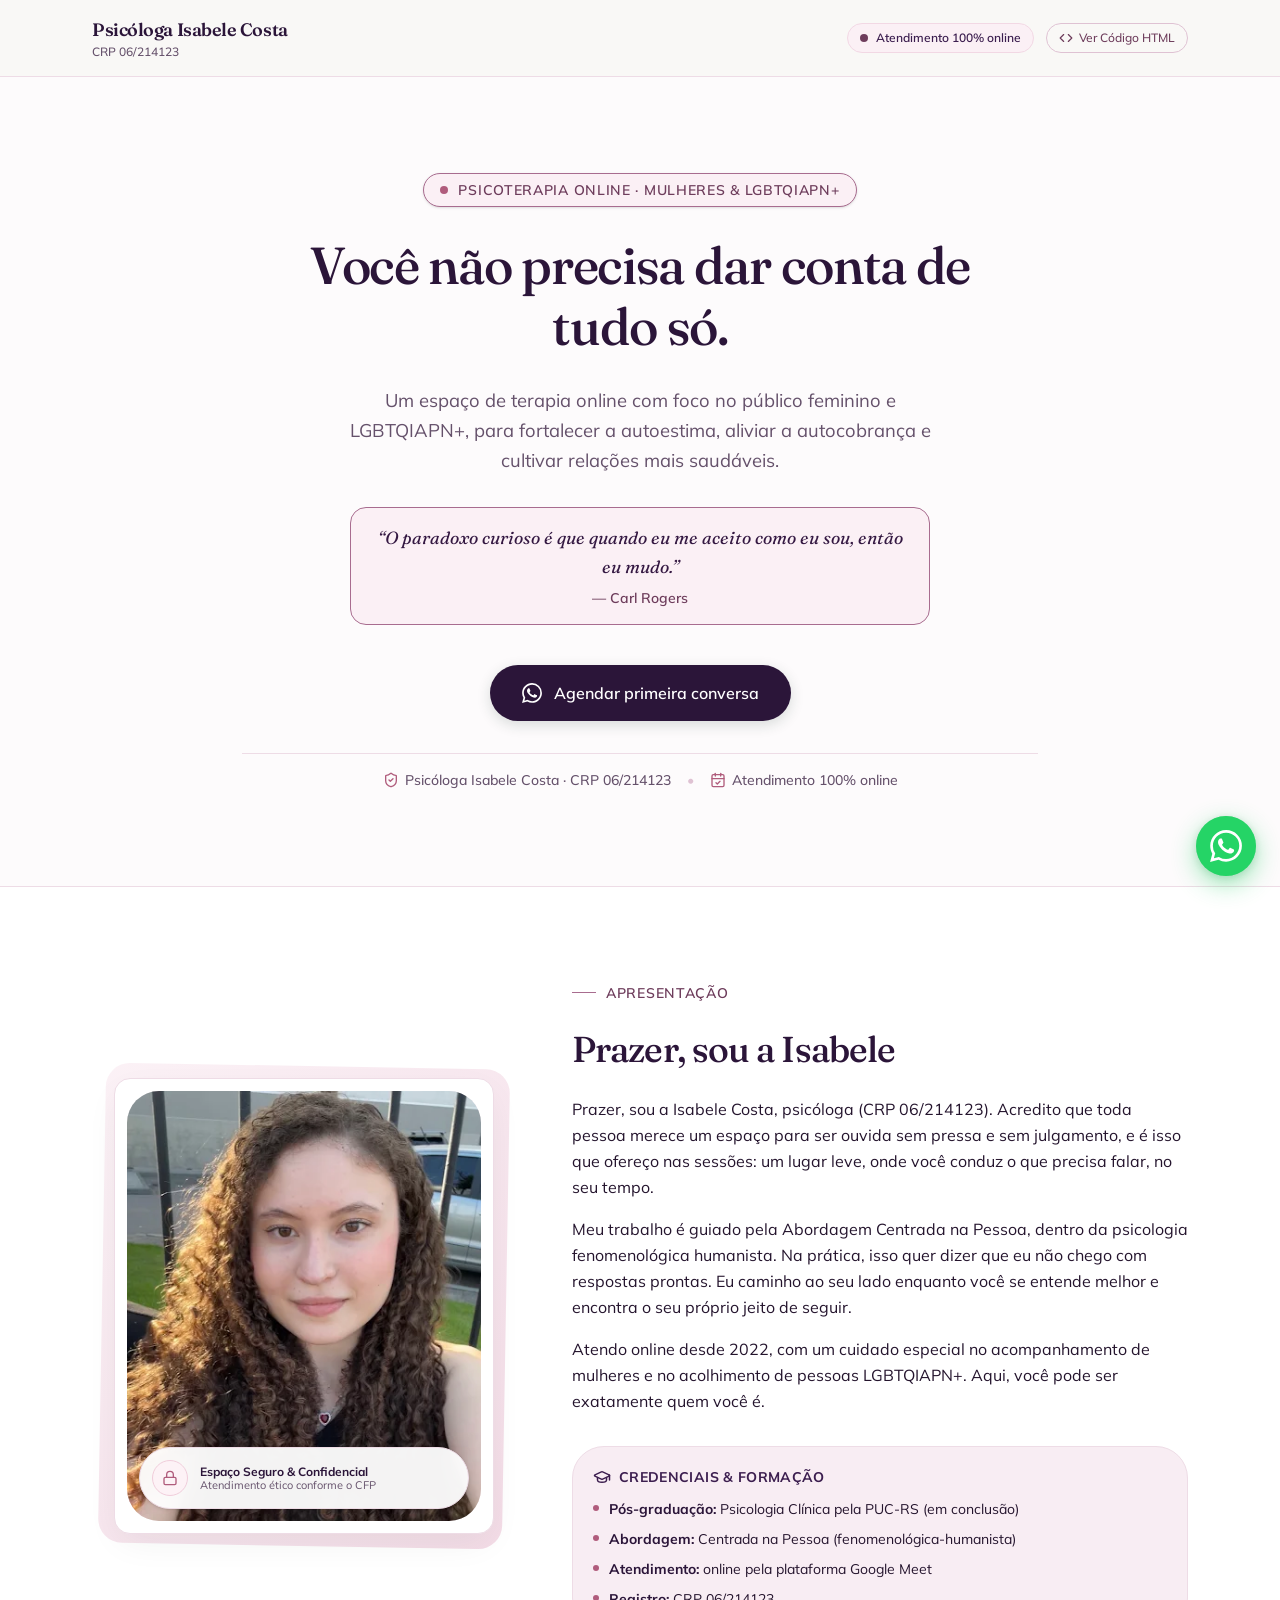
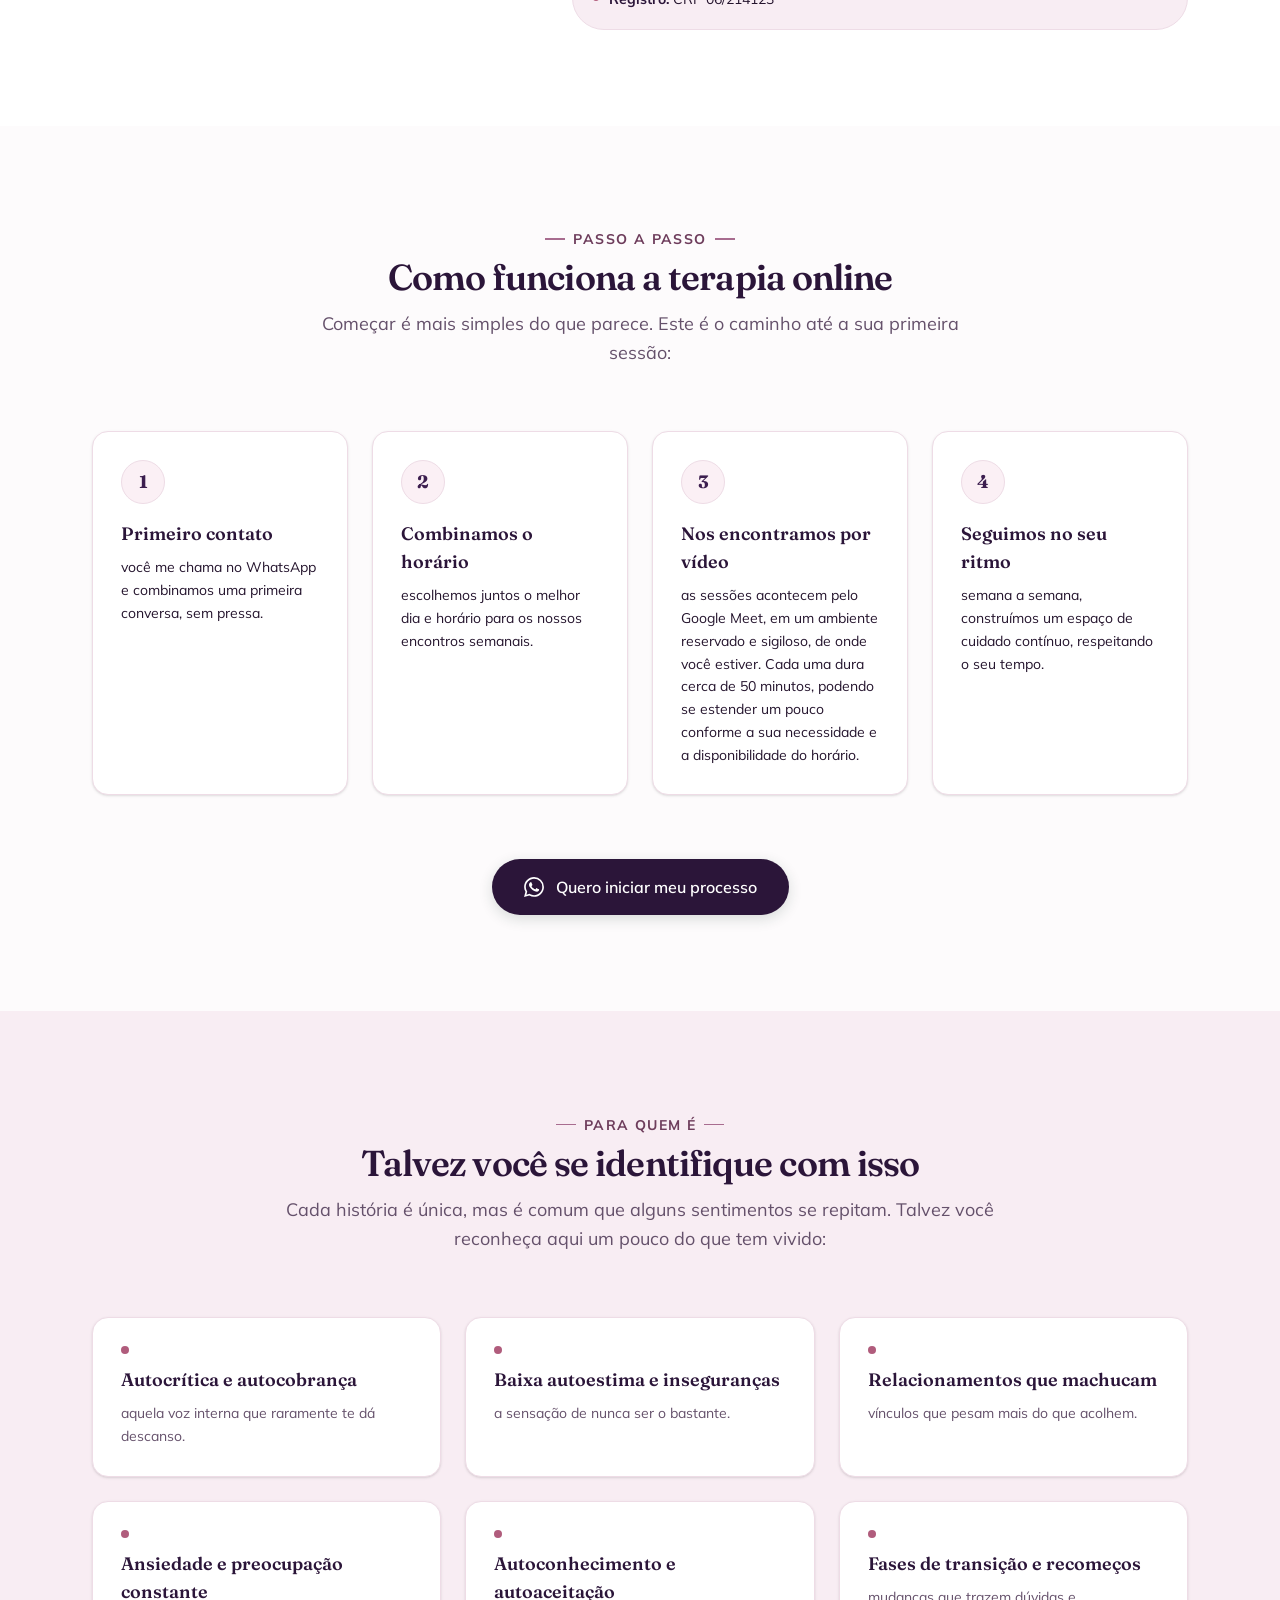
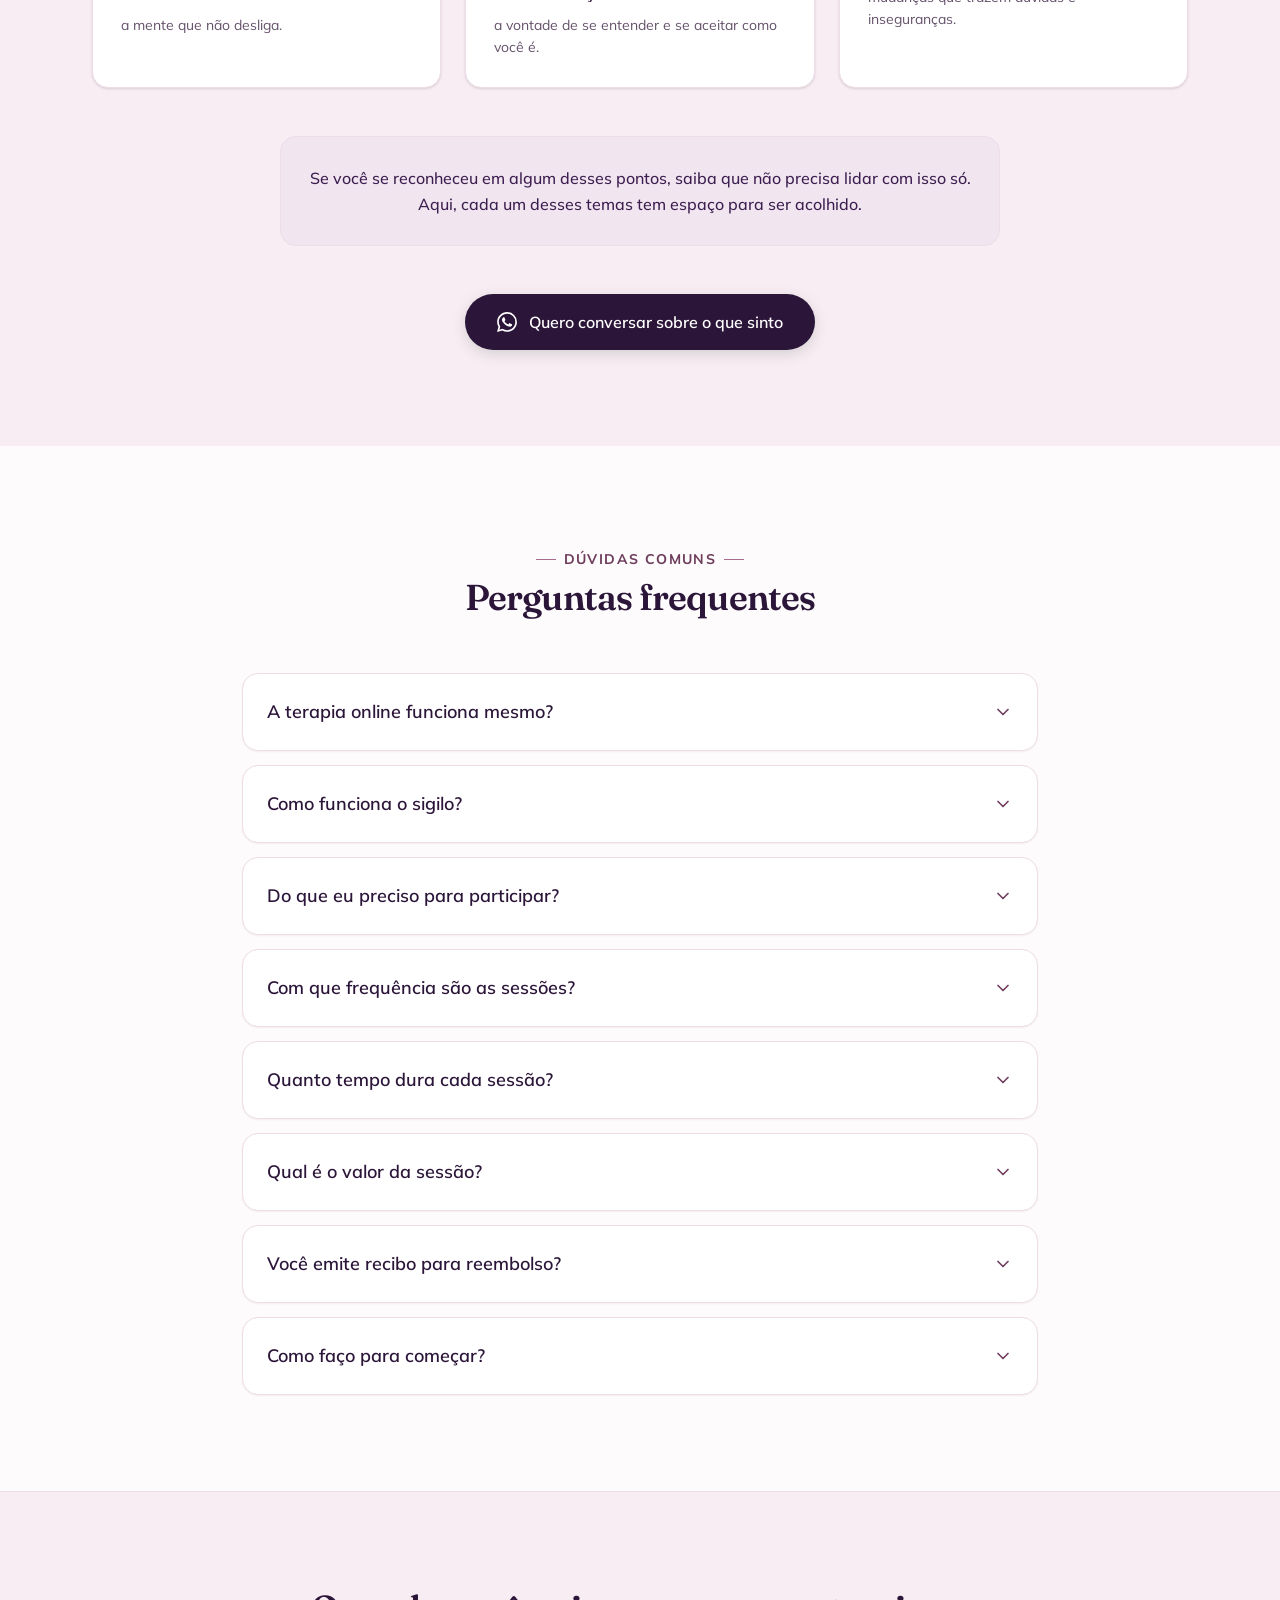
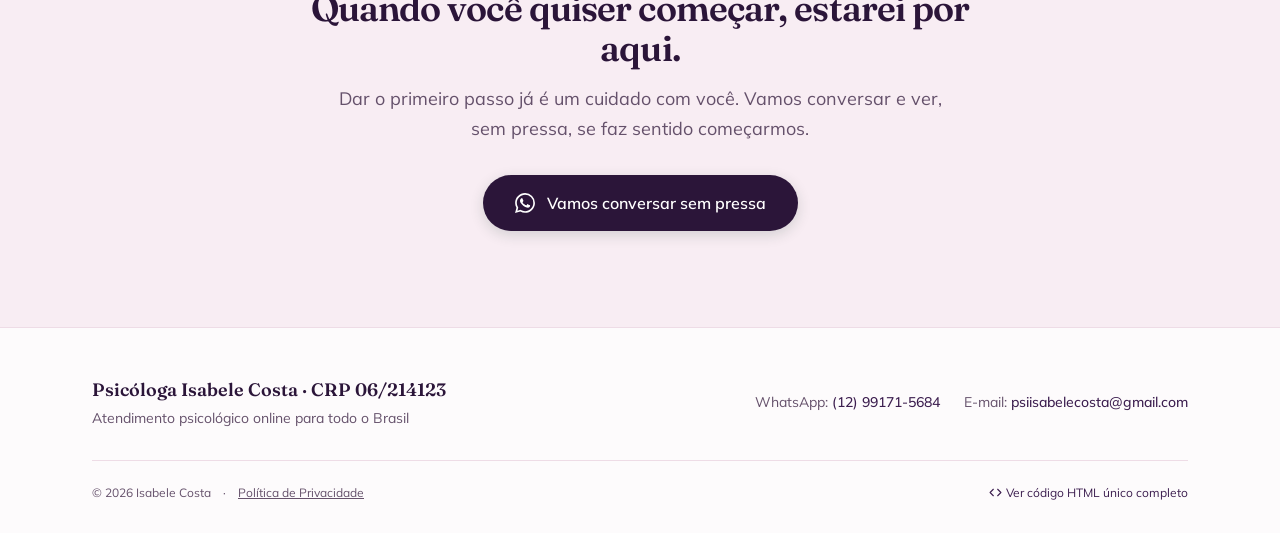
<file: index.html>
<!doctype html>
<html lang="pt-BR">
  <head>
    <meta charset="UTF-8" />
    <meta name="viewport" content="width=device-width, initial-scale=1.0" />
    <title>Psicóloga Isabele Costa | Terapia Online · Mulheres & LGBTQIAPN+</title>
    <meta name="description" content="Atendimento psicológico e psicanálise online com a Psicóloga Isabele Costa (CRP 06/214123). Terapia online para mulheres e comunidade LGBTQIAPN+ em todo o Brasil e exterior." />
    <meta name="keywords" content="psicóloga online, terapia online, psicanálise online, psicóloga para mulheres, psicóloga lgbtqiapn, atendimento psicológico online, psicoterapia online, Isabele Costa psicóloga" />
    <meta name="author" content="Isabele Costa - Psicóloga Clínica" />
    <meta name="robots" content="index, follow" />
    <meta property="og:title" content="Psicóloga Isabele Costa | Terapia Online · Mulheres & LGBTQIAPN+" />
    <meta property="og:description" content="Atendimento psicológico e psicanálise online com a Psicóloga Isabele Costa (CRP 06/214123). Espaço seguro, confidencial e acolhedor." />
    <meta property="og:type" content="website" />
    <meta property="og:locale" content="pt_BR" />
    <meta name="twitter:card" content="summary_large_image" />
    
    <!-- Schema.org Dados Estruturados para o Google (SEO para Psicólogos) -->
    <script type="application/ld+json">
    {
      "@context": "https://schema.org",
      "@type": "PsychologicalTreatment",
      "name": "Psicóloga Isabele Costa - Terapia Online",
      "description": "Atendimento psicológico clínico e psicanálise online com foco em mulheres e na comunidade LGBTQIAPN+.",
      "provider": {
        "@type": "Person",
        "name": "Isabele Costa",
        "jobTitle": "Psicóloga Clínica",
        "identifier": "CRP 06/214123",
        "knowsAbout": ["Psicanálise", "Terapia Online", "Saúde Mental Feminina", "Acolhimento LGBTQIAPN+", "Ansiedade", "Relacionamentos", "Autoestima"]
      },
      "availableChannel": {
        "@type": "ServiceChannel",
        "serviceType": "Terapia Online via Google Meet",
        "availableLanguage": ["pt-BR"]
      }
    }
    </script>
    
    <!-- Google Fonts: Fraunces & Mulish -->
    <link rel="preconnect" href="https://fonts.googleapis.com" />
    <link rel="preconnect" href="https://fonts.gstatic.com" crossorigin />
    <link href="https://fonts.googleapis.com/css2?family=Fraunces:ital,opsz,wght@0,9..144,300..700;1,9..144,300..700&family=Mulish:ital,wght@0,300..700;1,300..700&display=swap" rel="stylesheet" />
  </head>
  <body>
    <div id="root"></div>
    <script type="module" src="/src/main.tsx"></script>
    <script>
      // Fallback de segurança para Hostinger / servidores estáticos:
      // Se o servidor servir a raiz diretamente sem Vite e o React dev não montar,
      // carrega imediatamente os arquivos de produção compilados
      setTimeout(function() {
        var root = document.getElementById('root');
        if (root && (!root.innerHTML || root.innerHTML.trim() === '')) {
          var link = document.createElement('link');
          link.rel = 'stylesheet';
          link.href = './assets/bundle.css';
          document.head.appendChild(link);

          var s = document.createElement('script');
          s.type = 'module';
          s.crossOrigin = '';
          s.src = './assets/bundle.js';
          document.body.appendChild(s);
        }
      }, 300);
    </script>
  </body>
</html>
</file>
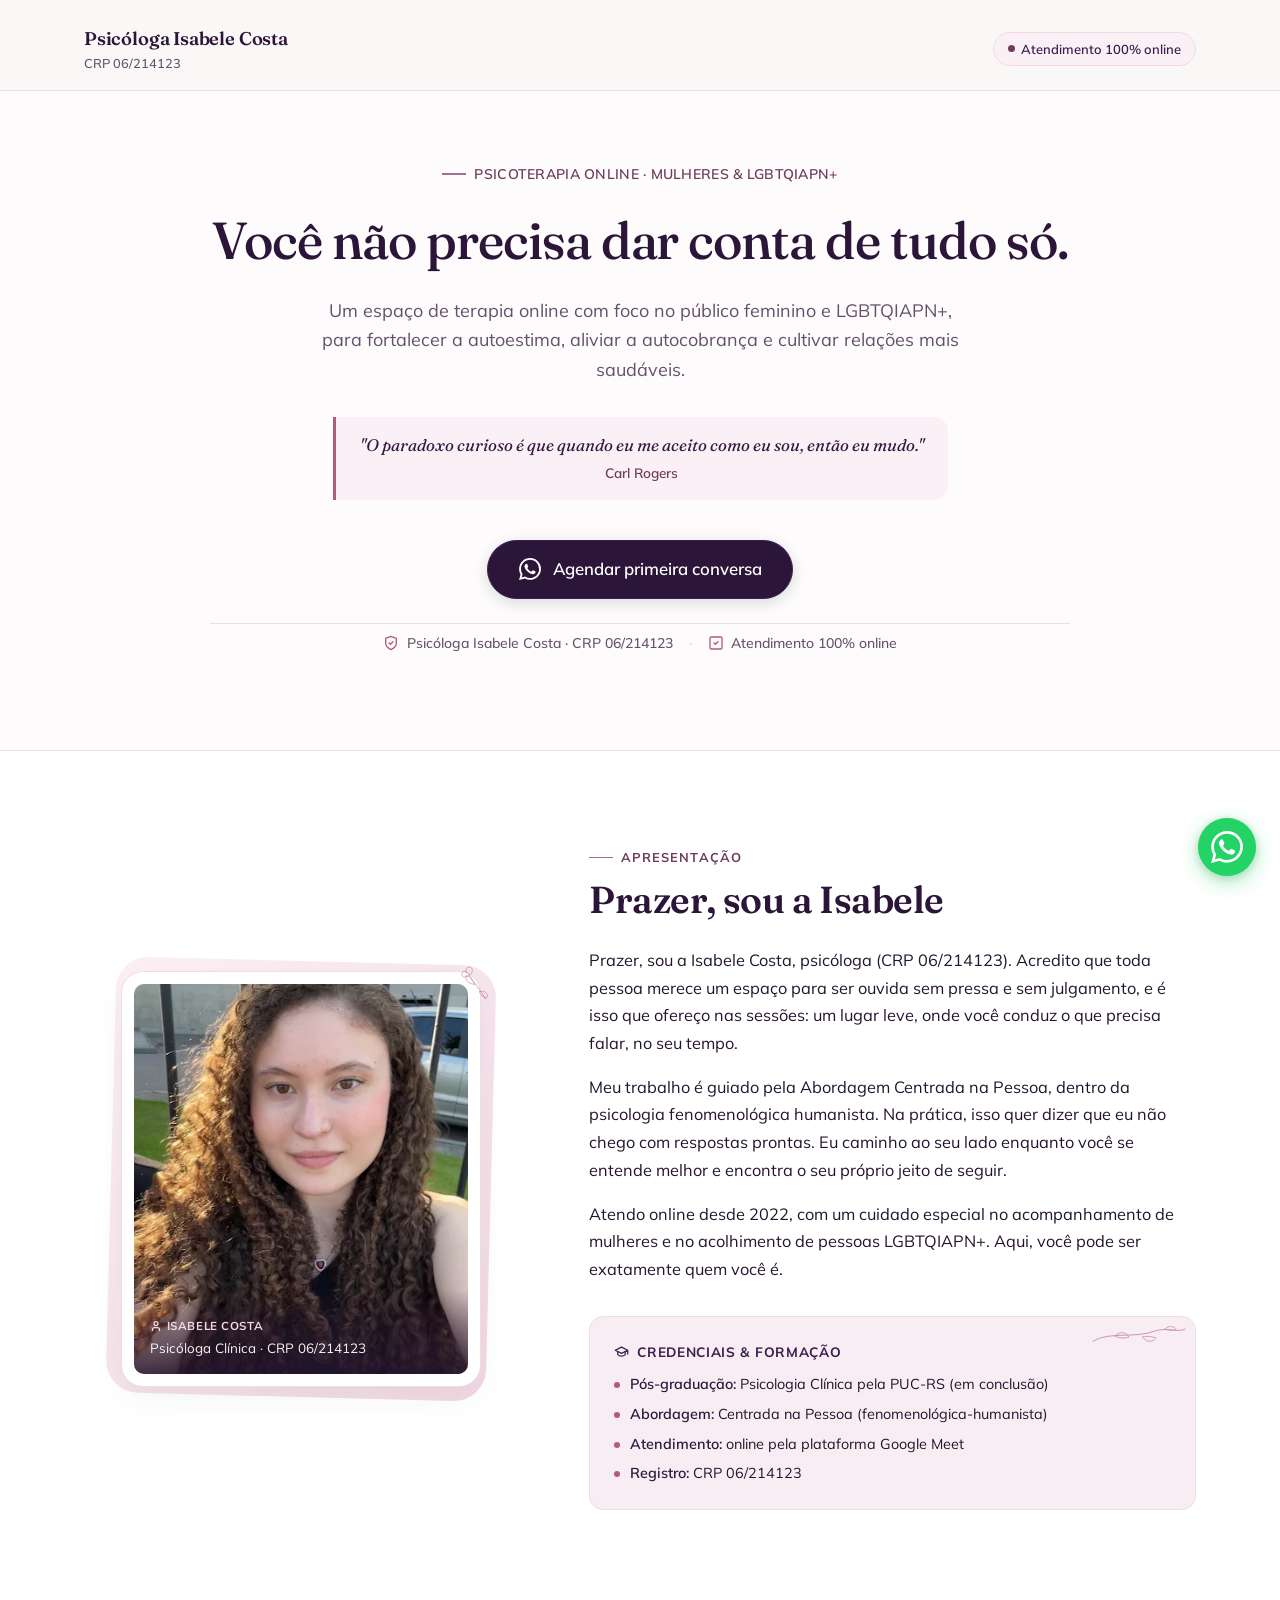
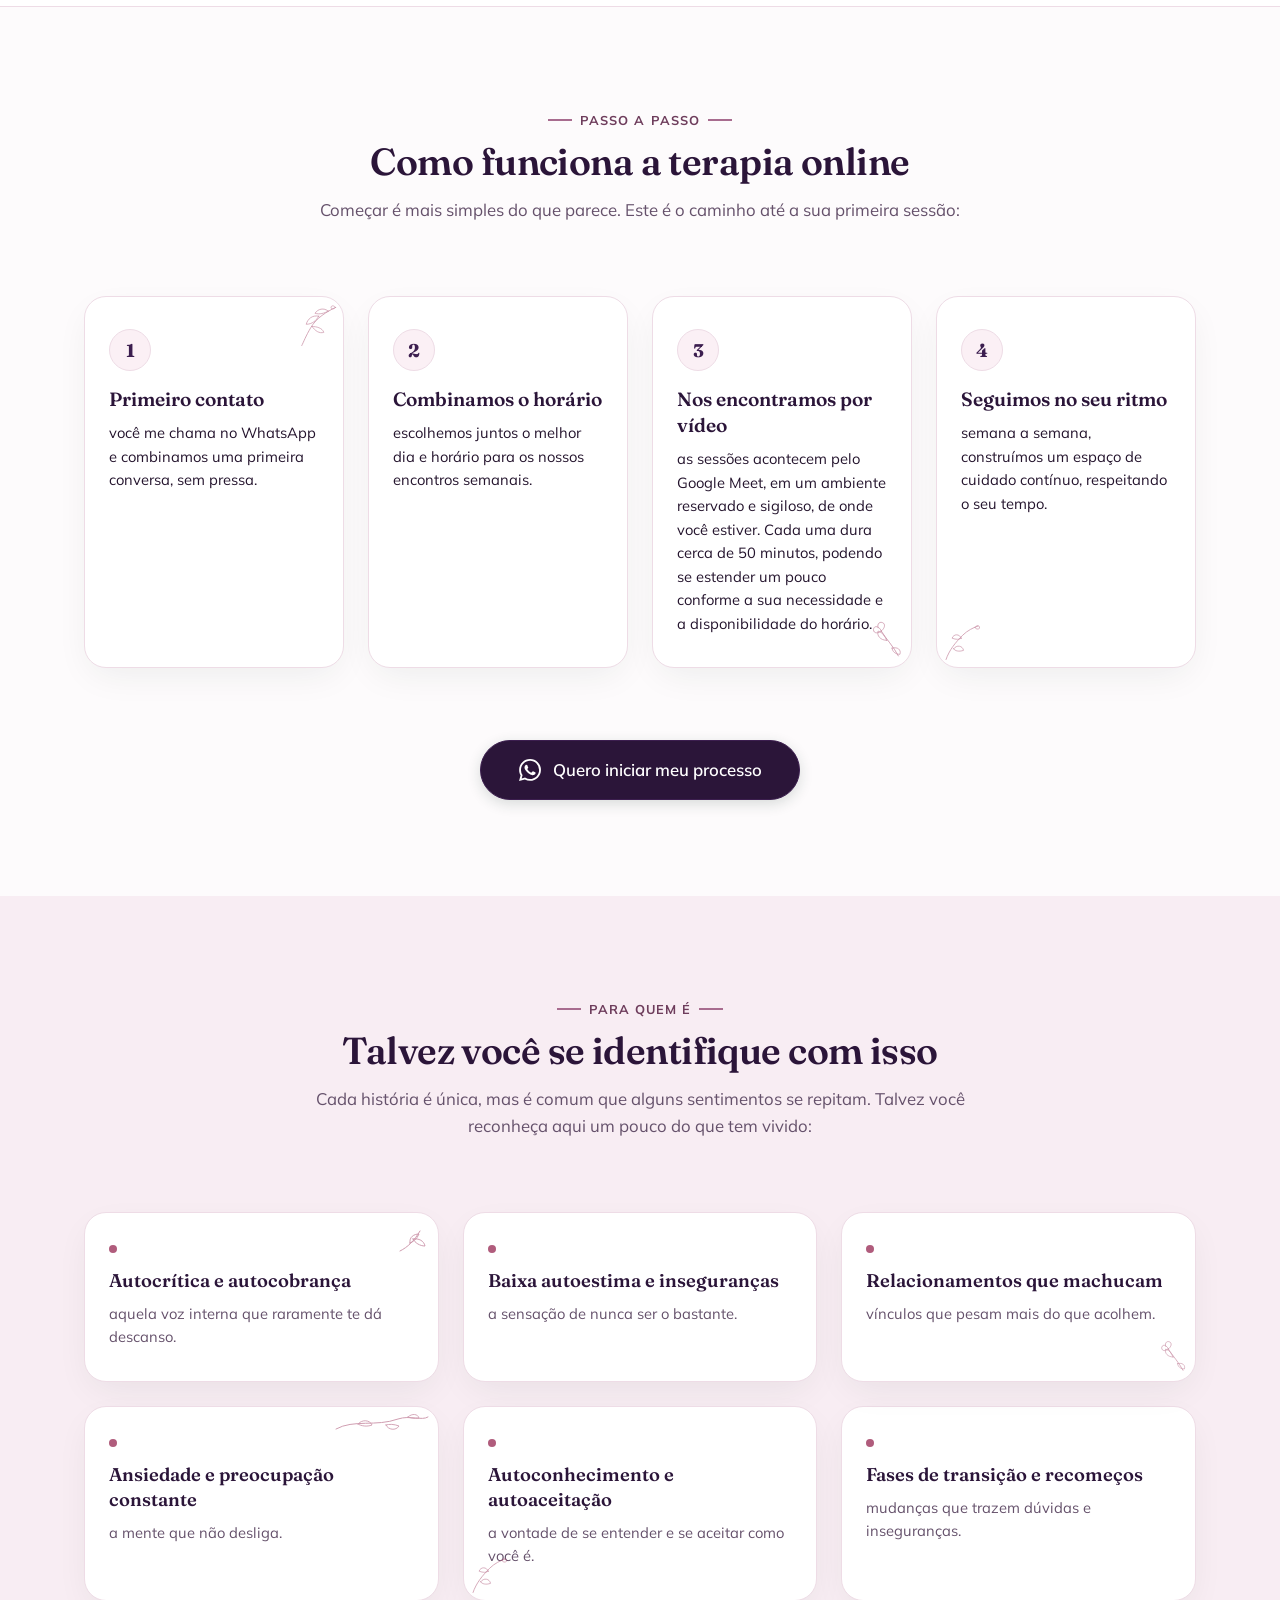
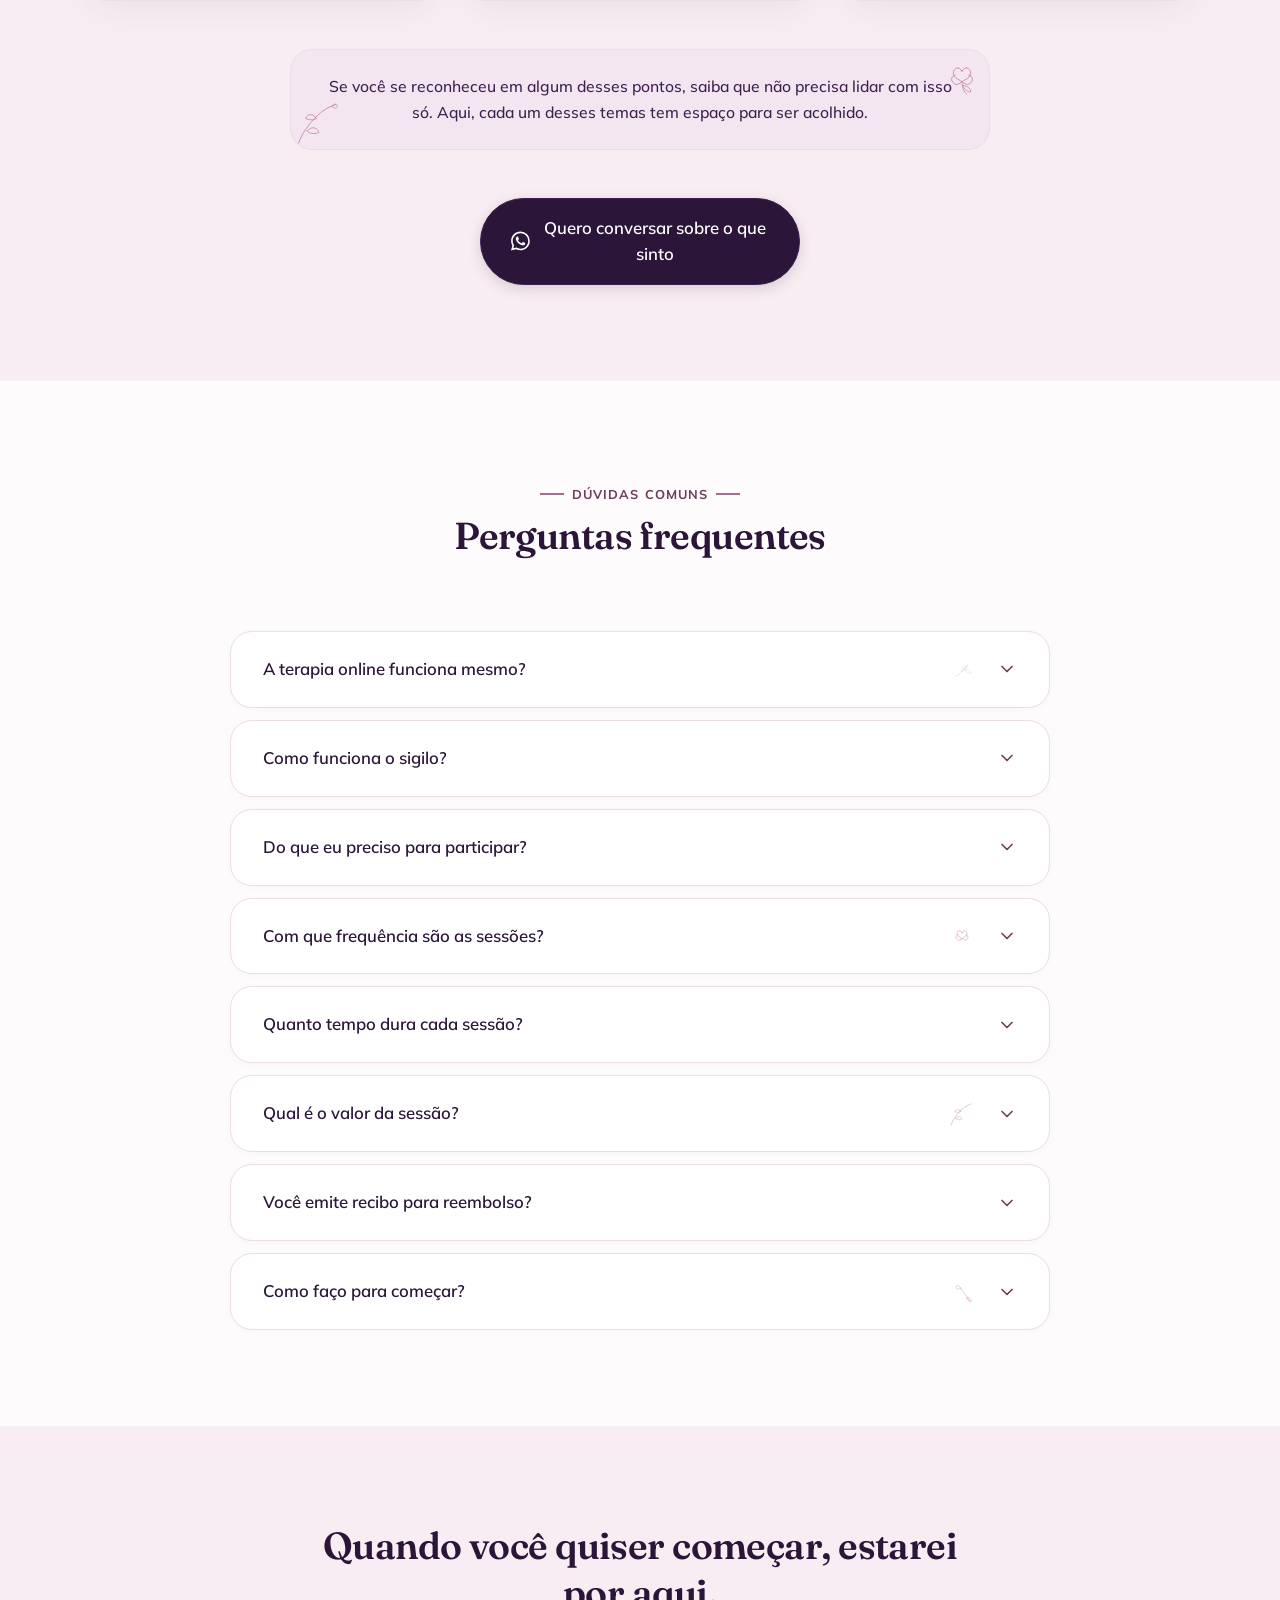
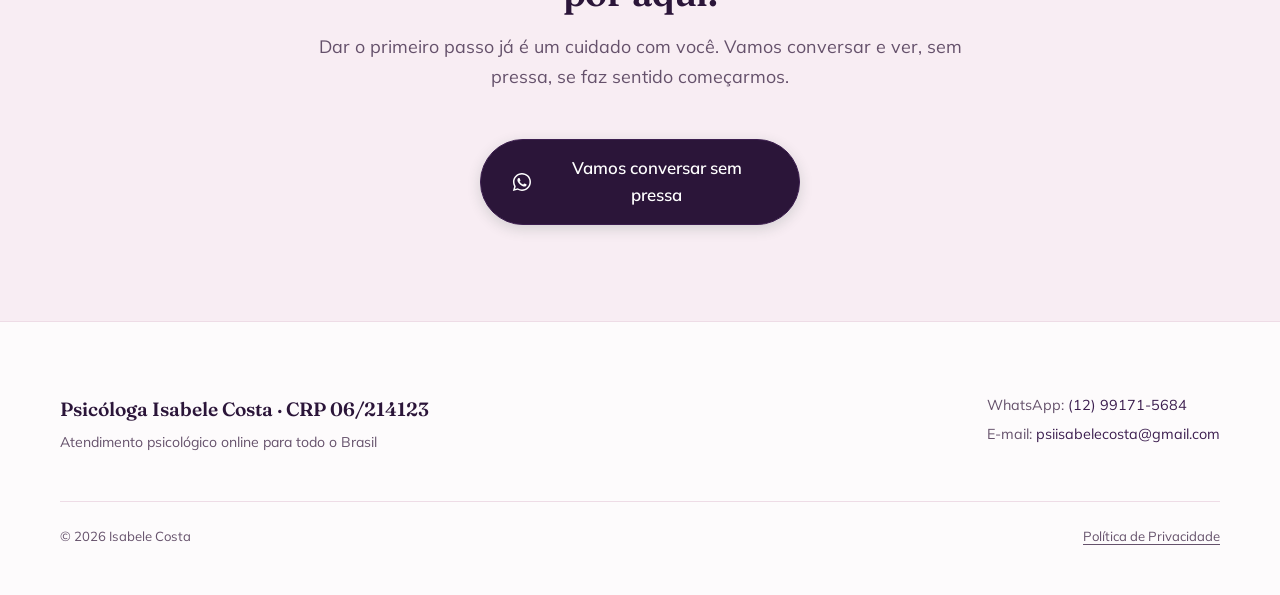
<file: landing-page-hero.html>
<!DOCTYPE html>
<html lang="pt-BR">
<head>
  <meta charset="UTF-8">
  <meta name="viewport" content="width=device-width, initial-scale=1.0">
  <title>Psicóloga Isabele Costa | Terapia Online · Mulheres & LGBTQIAPN+</title>
  <meta name="description" content="Atendimento psicológico online com a Psicóloga Isabele Costa (CRP 06/214123). Espaço seguro e acolhedor com foco no público feminino e LGBTQIAPN+.">

  <!-- Google Fonts: Fraunces (títulos calorosos) & Mulish (corpo limpo e legível) -->
  <link rel="preconnect" href="https://fonts.googleapis.com">
  <link rel="preconnect" href="https://fonts.gstatic.com" crossorigin>
  <link href="https://fonts.googleapis.com/css2?family=Fraunces:ital,opsz,wght@0,9..144,300..700;1,9..144,300..700&family=Mulish:ital,wght@0,300..700;1,300..700&display=swap" rel="stylesheet">

  <style>
    /* ==========================================================================
       VARIÁVEIS CSS MODULARES (Roxo Escuro & Rosa Claro Acolhedor)
       Organizadas para permitir o acréscimo fácil de novas seções abaixo.
       ========================================================================== */
    :root {
      /* Roxo escuro (autoridade, profundidade e acolhimento sereno) */
      --color-primary-dark: #2b1539;
      --color-primary-forest: #3c1e4f;
      --color-primary-hover: #1e0d29;
      
      /* Tons de rosa claro (delicadeza, afeto e tranquilidade) */
      --color-sage-dark: #6e3d5c;
      --color-sage-medium: #a86c8f;
      --color-sage-light: #f2d8e4;
      --color-sage-soft: #fbf0f5;
      --color-sage-tint: #fcf5f8;
      
      /* Off-white e rosa suave para fundos */
      --color-bg-base: #fdfbfc;
      --color-bg-card: #ffffff;
      --color-bg-subtle: #f8edf3;
      
      /* Rosa acentuado e destaques */
      --color-gold-accent: #b05c7c;
      --color-gold-hover: #964866;
      --color-gold-light: #fdf2f6;
      --color-gold-border: #f0cddb;
      
      /* Textos e contrastes (Acessibilidade WCAG AA) */
      --color-text-main: #24142d;
      --color-text-muted: #65516b;
      --color-text-light: #ffffff;
      --color-text-quote: #341842;
      
      /* Bordas */
      --color-border-subtle: #eedce6;
      --color-border-medium: #dfc2d3;
      
      /* Tipografia */
      --font-serif: 'Fraunces', Georgia, serif;
      --font-sans: 'Mulish', -apple-system, BlinkMacSystemFont, 'Segoe UI', Roboto, sans-serif;
      
      /* Espaçamentos modulares */
      --space-2xs: 0.25rem;  /* 4px */
      --space-xs: 0.5rem;    /* 8px */
      --space-sm: 0.75rem;   /* 12px */
      --space-md: 1rem;      /* 16px */
      --space-lg: 1.5rem;    /* 24px */
      --space-xl: 2rem;      /* 32px */
      --space-2xl: 3rem;     /* 48px */
      --space-3xl: 4.5rem;   /* 72px */
      --space-4xl: 6rem;     /* 96px */
      
      /* Layout & Raio */
      --container-max-w: 1160px;
      --radius-sm: 8px;
      --radius-md: 14px;
      --radius-lg: 22px;
      --radius-xl: 32px;
      --radius-pill: 9999px;
      
      /* Sombras */
      --shadow-subtle: 0 4px 20px -4px rgba(27, 56, 43, 0.04);
      --shadow-card: 0 12px 36px -8px rgba(27, 56, 43, 0.08);
      --shadow-btn: 0 4px 14px rgba(27, 56, 43, 0.16);
      --shadow-btn-hover: 0 6px 22px rgba(27, 56, 43, 0.24);
      
      /* Transição */
      --transition-normal: 0.3s cubic-bezier(0.4, 0, 0.2, 1);
    }

    *, *::before, *::after {
      box-sizing: border-box;
      margin: 0;
      padding: 0;
    }

    html {
      font-family: var(--font-sans);
      background-color: var(--color-bg-base);
      color: var(--color-text-main);
      line-height: 1.6;
      -webkit-font-smoothing: antialiased;
      scroll-behavior: smooth;
    }

    body {
      min-height: 100vh;
      background-color: var(--color-bg-base);
    }

    :focus-visible {
      outline: 2px solid var(--color-primary-dark);
      outline-offset: 3px;
      border-radius: var(--radius-sm);
    }

    @media (prefers-reduced-motion: reduce) {
      *, *::before, *::after {
        animation-duration: 0.01ms !important;
        transition-duration: 0.01ms !important;
        scroll-behavior: auto !important;
      }
    }

    .container {
      width: 100%;
      max-width: var(--container-max-w);
      margin-left: auto;
      margin-right: auto;
      padding-left: var(--space-lg);
      padding-right: var(--space-lg);
    }

    /* ==========================================================================
       CABEÇALHO / HEADER
       ========================================================================== */
    .site-header {
      padding-top: var(--space-lg);
      padding-bottom: var(--space-md);
      border-bottom: 1px solid var(--color-border-subtle);
      background-color: rgba(249, 248, 245, 0.88);
      backdrop-filter: blur(8px);
      position: sticky;
      top: 0;
      z-index: 50;
    }

    .header-inner {
      display: flex;
      justify-content: space-between;
      align-items: center;
      flex-wrap: wrap;
      gap: var(--space-sm);
    }

    .brand {
      display: flex;
      flex-direction: column;
    }

    .brand-name {
      font-family: var(--font-serif);
      font-size: 1.15rem;
      font-weight: 600;
      color: var(--color-primary-dark);
      letter-spacing: -0.01em;
    }

    .brand-crp {
      font-size: 0.8rem;
      color: var(--color-text-muted);
      font-weight: 500;
    }

    .badge-online {
      display: inline-flex;
      align-items: center;
      gap: 0.4rem;
      background-color: var(--color-sage-soft);
      color: var(--color-primary-forest);
      padding: 0.35rem 0.85rem;
      border-radius: var(--radius-pill);
      font-size: 0.8125rem;
      font-weight: 600;
      border: 1px solid var(--color-sage-light);
    }

    .status-dot {
      width: 7px;
      height: 7px;
      background-color: var(--color-sage-dark);
      border-radius: 50%;
      display: inline-block;
    }

    /* ==========================================================================
       SEÇÃO HERO
       ========================================================================== */
    .hero-section {
      padding-top: var(--space-2xl);
      padding-bottom: var(--space-3xl);
      position: relative;
    }

    .hero-grid {
      display: flex;
      flex-direction: column;
      align-items: center;
      text-align: center;
      max-width: 860px;
      margin: 0 auto;
    }

    @media (min-width: 900px) {
      .hero-section {
        padding-top: var(--space-3xl);
        padding-bottom: var(--space-4xl);
      }
    }

    /* Conteúdo Textual */
    .hero-content {
      display: flex;
      flex-direction: column;
      align-items: center;
      text-align: center;
      gap: var(--space-lg);
      width: 100%;
    }

    .hero-eyebrow {
      display: inline-flex;
      align-items: center;
      gap: 0.5rem;
      color: var(--color-sage-dark);
      font-size: 0.875rem;
      font-weight: 600;
      letter-spacing: 0.02em;
      text-transform: uppercase;
    }

    .hero-eyebrow-line {
      width: 24px;
      height: 1.5px;
      background-color: var(--color-sage-medium);
    }

    .hero-title {
      font-family: var(--font-serif);
      font-size: clamp(2rem, 4.5vw, 3.25rem);
      font-weight: 500;
      line-height: 1.2;
      color: var(--color-primary-dark);
      letter-spacing: -0.02em;
    }

    .hero-subtitle {
      font-size: 1.125rem;
      line-height: 1.65;
      color: var(--color-text-muted);
      max-width: 58ch;
      font-weight: 400;
    }

    /* Citação de Carl Rogers em destaque sutil */
    .quote-box {
      background-color: var(--color-sage-soft);
      border-left: 3px solid var(--color-gold-accent);
      border-radius: 0 var(--radius-md) var(--radius-md) 0;
      padding: var(--space-md) var(--space-lg);
      margin-top: var(--space-xs);
      margin-bottom: var(--space-xs);
    }

    .quote-text {
      font-family: var(--font-serif);
      font-style: italic;
      font-size: 1.05rem;
      color: var(--color-text-quote);
      line-height: 1.5;
      margin-bottom: var(--space-2xs);
    }

    .quote-author {
      font-family: var(--font-sans);
      font-style: normal;
      font-size: 0.85rem;
      font-weight: 600;
      color: var(--color-sage-dark);
      display: block;
    }

    /* CTA Único */
    .hero-actions {
      display: flex;
      flex-direction: column;
      align-items: flex-start;
      gap: var(--space-md);
      margin-top: var(--space-xs);
    }

    .btn-whatsapp {
      display: inline-flex;
      align-items: center;
      justify-content: center;
      gap: 0.75rem;
      background-color: var(--color-primary-dark);
      color: var(--color-text-light);
      text-decoration: none;
      font-size: 1.05rem;
      font-weight: 600;
      padding: 0.95rem 1.9rem;
      border-radius: var(--radius-pill);
      box-shadow: var(--shadow-btn);
      transition: all var(--transition-normal);
      border: 1px solid var(--color-primary-forest);
      width: 100%;
      max-width: 320px;
    }

    .btn-whatsapp:hover {
      background-color: var(--color-primary-hover);
      box-shadow: var(--shadow-btn-hover);
      transform: translateY(-2px);
    }

    .btn-whatsapp:active {
      transform: translateY(0);
    }

    .btn-icon-whatsapp {
      width: 22px;
      height: 22px;
      fill: currentColor;
    }

    /* Sinais de Confiança */
    .trust-indicators {
      display: flex;
      flex-wrap: wrap;
      align-items: center;
      justify-content: center;
      gap: var(--space-md);
      font-size: 0.875rem;
      color: var(--color-text-muted);
      padding-top: var(--space-xs);
      border-top: 1px solid var(--color-border-subtle);
      width: 100%;
    }

    .trust-item {
      display: inline-flex;
      align-items: center;
      gap: 0.45rem;
      font-weight: 500;
    }

    .trust-icon {
      color: var(--color-gold-accent);
      flex-shrink: 0;
    }

    .trust-divider {
      color: var(--color-border-medium);
    }

    /* ==========================================================================
       COLUNA DA FOTO / PLACEHOLDER DA PSICÓLOGA
       ========================================================================== */
    .hero-media {
      display: flex;
      justify-content: center;
      position: relative;
    }

    .photo-card-wrapper {
      position: relative;
      width: 100%;
      max-width: 390px;
    }

    .photo-backdrop {
      position: absolute;
      inset: -10px;
      background: linear-gradient(135deg, var(--color-sage-light), var(--color-sage-soft));
      border-radius: var(--radius-xl);
      transform: rotate(-1.5deg);
      z-index: 1;
    }

    .photo-card {
      position: relative;
      background-color: var(--color-bg-card);
      border-radius: var(--radius-lg);
      padding: var(--space-sm);
      box-shadow: var(--shadow-card);
      border: 1px solid var(--color-border-subtle);
      z-index: 2;
      overflow: hidden;
    }

    .photo-placeholder {
      width: 100%;
      height: 420px;
      border-radius: calc(var(--radius-lg) - var(--space-sm));
      background-color: var(--color-sage-soft);
      position: relative;
      overflow: hidden;
      display: flex;
      flex-direction: column;
      justify-content: flex-end;
    }

    .photo-img {
      width: 100%;
      height: 100%;
      object-fit: cover;
      display: block;
      border-radius: inherit;
    }

    .photo-overlay-card {
      position: absolute;
      bottom: var(--space-md);
      left: var(--space-md);
      right: var(--space-md);
      background-color: rgba(255, 255, 255, 0.95);
      backdrop-filter: blur(8px);
      padding: var(--space-sm) var(--space-md);
      border-radius: var(--radius-md);
      border: 1px solid var(--color-border-subtle);
      box-shadow: var(--shadow-subtle);
      display: flex;
      align-items: center;
      gap: 0.75rem;
    }

    .photo-badge-icon {
      width: 36px;
      height: 36px;
      border-radius: 50%;
      background-color: var(--color-gold-light);
      border: 1px solid var(--color-gold-border);
      display: flex;
      align-items: center;
      justify-content: center;
      color: var(--color-gold-accent);
      flex-shrink: 0;
    }

    .photo-badge-title {
      font-size: 0.85rem;
      font-weight: 700;
      color: var(--color-primary-dark);
      line-height: 1.2;
    }

    .photo-badge-desc {
      font-size: 0.75rem;
      color: var(--color-text-muted);
      line-height: 1.3;
    }

    /* ==========================================================================
       SEÇÃO: SOBRE A ISABELE
       ========================================================================== */
    .about-section {
      padding: var(--space-3xl) var(--space-lg);
      background-color: var(--color-bg-card);
      border-top: 1px solid var(--color-border-subtle);
      border-bottom: 1px solid var(--color-border-subtle);
    }

    @media (min-width: 768px) {
      .about-section {
        padding: var(--space-4xl) var(--space-lg);
      }
    }

    .about-grid {
      display: grid;
      grid-template-columns: 1fr;
      gap: var(--space-2xl);
      align-items: center;
    }

    @media (min-width: 900px) {
      .about-grid {
        grid-template-columns: 5fr 7fr;
        gap: var(--space-3xl);
      }
    }

    .about-media {
      display: flex;
      justify-content: center;
      position: relative;
    }

    .about-photo-wrapper {
      position: relative;
      width: 100%;
      max-width: 360px;
    }

    .about-photo-backdrop {
      position: absolute;
      inset: -10px;
      background: linear-gradient(135deg, var(--color-sage-soft), var(--color-sage-light));
      border-radius: var(--radius-xl);
      transform: rotate(1.5deg);
      z-index: 1;
    }

    .about-photo-card {
      position: relative;
      background-color: var(--color-bg-card);
      border-radius: var(--radius-lg);
      padding: var(--space-sm);
      box-shadow: var(--shadow-card);
      border: 1px solid var(--color-border-subtle);
      z-index: 2;
    }

    .about-photo-placeholder {
      width: 100%;
      height: 390px;
      border-radius: calc(var(--radius-lg) - var(--space-sm));
      background-color: var(--color-sage-soft);
      position: relative;
      overflow: hidden;
      display: flex;
      flex-direction: column;
      justify-content: flex-end;
    }

    .about-img {
      position: absolute;
      inset: 0;
      width: 100%;
      height: 100%;
      object-fit: cover;
      object-position: center;
      transition: transform 0.6s ease;
    }

    .about-photo-card:hover .about-img {
      transform: scale(1.03);
    }

    .about-photo-caption {
      position: relative;
      z-index: 2;
      background: linear-gradient(to top, rgba(36, 20, 45, 0.85) 0%, rgba(36, 20, 45, 0.4) 60%, transparent 100%);
      padding: var(--space-lg) var(--space-md) var(--space-md);
      color: #ffffff;
      text-align: left;
    }

    .about-photo-caption-tag {
      display: inline-flex;
      align-items: center;
      gap: 5px;
      font-size: 0.72rem;
      font-weight: 700;
      text-transform: uppercase;
      letter-spacing: 0.05em;
      color: var(--color-sage-light);
      margin-bottom: 3px;
    }

    .about-photo-caption-text {
      font-size: 0.84rem;
      color: #ffffff;
      opacity: 0.95;
      margin: 0;
      font-family: var(--font-sans);
      line-height: 1.35;
    }

    .about-content {
      display: flex;
      flex-direction: column;
    }

    .about-eyebrow {
      display: inline-flex;
      align-items: center;
      gap: var(--space-xs);
      font-size: 0.8rem;
      font-weight: 700;
      letter-spacing: 0.08em;
      text-transform: uppercase;
      color: var(--color-sage-dark);
      margin-bottom: var(--space-xs);
    }

    .about-title {
      font-family: var(--font-serif);
      font-size: 2rem;
      font-weight: 600;
      line-height: 1.25;
      color: var(--color-primary-dark);
      letter-spacing: -0.015em;
      margin-bottom: var(--space-lg);
    }

    @media (min-width: 768px) {
      .about-title {
        font-size: 2.35rem;
      }
    }

    .about-paragraphs {
      display: flex;
      flex-direction: column;
      gap: var(--space-md);
      margin-bottom: var(--space-xl);
    }

    .about-paragraph {
      font-size: 0.98rem;
      line-height: 1.7;
      color: var(--color-text-main);
      margin: 0;
    }

    @media (min-width: 768px) {
      .about-paragraph {
        font-size: 1.02rem;
      }
    }

    .about-credentials {
      background-color: var(--color-bg-subtle);
      border: 1px solid var(--color-border-subtle);
      border-radius: var(--radius-md);
      padding: var(--space-lg);
    }

    .about-credentials-title {
      font-size: 0.85rem;
      font-weight: 700;
      letter-spacing: 0.05em;
      text-transform: uppercase;
      color: var(--color-primary-forest);
      margin-bottom: var(--space-sm);
      display: flex;
      align-items: center;
      gap: var(--space-xs);
    }

    .credentials-list {
      list-style: none;
      padding: 0;
      margin: 0;
      display: flex;
      flex-direction: column;
      gap: var(--space-xs);
    }

    .credentials-item {
      display: flex;
      align-items: flex-start;
      gap: 0.6rem;
      font-size: 0.9rem;
      line-height: 1.5;
      color: var(--color-text-main);
    }

    .credentials-bullet {
      width: 6px;
      height: 6px;
      border-radius: 50%;
      background-color: var(--color-gold-accent);
      margin-top: 0.5rem;
      flex-shrink: 0;
    }

    .credentials-item strong {
      color: var(--color-primary-dark);
      font-weight: 600;
    }

    /* ==========================================================================
       SEÇÃO: COMO FUNCIONA A TERAPIA ONLINE
       ========================================================================== */
    .steps-section {
      padding: var(--space-3xl) var(--space-lg);
      background-color: var(--color-bg-page);
    }

    @media (min-width: 768px) {
      .steps-section {
        padding: var(--space-4xl) var(--space-lg);
      }
    }

    .steps-header {
      text-align: center;
      max-width: 680px;
      margin: 0 auto var(--space-3xl);
    }

    .steps-eyebrow {
      display: inline-flex;
      align-items: center;
      justify-content: center;
      gap: var(--space-xs);
      font-size: 0.8rem;
      font-weight: 700;
      letter-spacing: 0.08em;
      text-transform: uppercase;
      color: var(--color-sage-dark);
      margin-bottom: var(--space-xs);
    }

    .steps-title {
      font-family: var(--font-serif);
      font-size: 2rem;
      font-weight: 600;
      line-height: 1.25;
      color: var(--color-primary-dark);
      letter-spacing: -0.015em;
      margin-bottom: var(--space-sm);
    }

    @media (min-width: 768px) {
      .steps-title {
        font-size: 2.35rem;
      }
    }

    .steps-intro {
      font-size: 1rem;
      line-height: 1.6;
      color: var(--color-text-muted);
      margin: 0;
    }

    @media (min-width: 768px) {
      .steps-intro {
        font-size: 1.05rem;
      }
    }

    .steps-grid {
      display: grid;
      grid-template-columns: 1fr;
      gap: var(--space-lg);
      max-width: 1160px;
      margin: 0 auto var(--space-3xl);
    }

    @media (min-width: 640px) {
      .steps-grid {
        grid-template-columns: repeat(2, 1fr);
        gap: var(--space-xl);
      }
    }

    @media (min-width: 1024px) {
      .steps-grid {
        grid-template-columns: repeat(4, 1fr);
        gap: var(--space-lg);
      }
    }

    .step-card {
      background-color: var(--color-bg-card);
      border: 1px solid var(--color-border-subtle);
      border-radius: var(--radius-lg);
      padding: var(--space-xl) var(--space-lg);
      display: flex;
      flex-direction: column;
      position: relative;
      box-shadow: var(--shadow-card);
      transition: transform 0.25s ease, box-shadow 0.25s ease, border-color 0.25s ease;
    }

    .step-card:hover {
      transform: translateY(-3px);
      box-shadow: 0 10px 25px -5px rgba(36, 20, 45, 0.08);
      border-color: var(--color-border-medium);
    }

    .step-number-badge {
      width: 42px;
      height: 42px;
      border-radius: 50%;
      background-color: var(--color-sage-soft);
      border: 1px solid var(--color-border-subtle);
      color: var(--color-primary-forest);
      font-family: var(--font-serif);
      font-size: 1.15rem;
      font-weight: 700;
      display: flex;
      align-items: center;
      justify-content: center;
      margin-bottom: var(--space-md);
      flex-shrink: 0;
    }

    .step-title {
      font-family: var(--font-serif);
      font-size: 1.2rem;
      font-weight: 600;
      line-height: 1.35;
      color: var(--color-primary-dark);
      margin-bottom: var(--space-xs);
    }

    .step-desc {
      font-size: 0.92rem;
      line-height: 1.6;
      color: var(--color-text-main);
      margin: 0;
      flex-grow: 1;
    }

    .steps-cta-wrapper {
      display: flex;
      flex-direction: column;
      align-items: center;
      justify-content: center;
      text-align: center;
      gap: var(--space-sm);
    }

    /* ==========================================================================
       SEÇÃO: TALVEZ VOCÊ SE IDENTIFIQUE COM ISSO (PARA QUEM É)
       ========================================================================== */
    .topics-section {
      padding: var(--space-3xl) var(--space-lg);
      background-color: var(--color-bg-subtle);
    }

    @media (min-width: 768px) {
      .topics-section {
        padding: var(--space-4xl) var(--space-lg);
      }
    }

    .topics-header {
      text-align: center;
      max-width: 720px;
      margin: 0 auto var(--space-3xl);
    }

    .topics-eyebrow {
      display: inline-flex;
      align-items: center;
      justify-content: center;
      gap: var(--space-xs);
      font-size: 0.8rem;
      font-weight: 700;
      letter-spacing: 0.08em;
      text-transform: uppercase;
      color: var(--color-sage-dark);
      margin-bottom: var(--space-xs);
    }

    .topics-title {
      font-family: var(--font-serif);
      font-size: 2rem;
      font-weight: 600;
      line-height: 1.25;
      color: var(--color-primary-dark);
      letter-spacing: -0.015em;
      margin-bottom: var(--space-sm);
    }

    @media (min-width: 768px) {
      .topics-title {
        font-size: 2.35rem;
      }
    }

    .topics-intro {
      font-size: 1rem;
      line-height: 1.6;
      color: var(--color-text-muted);
      margin: 0;
    }

    @media (min-width: 768px) {
      .topics-intro {
        font-size: 1.05rem;
      }
    }

    .topics-grid {
      display: grid;
      grid-template-columns: 1fr;
      gap: var(--space-md);
      max-width: 1160px;
      margin: 0 auto var(--space-2xl);
    }

    @media (min-width: 640px) {
      .topics-grid {
        grid-template-columns: repeat(2, 1fr);
        gap: var(--space-lg);
      }
    }

    @media (min-width: 1024px) {
      .topics-grid {
        grid-template-columns: repeat(3, 1fr);
        gap: var(--space-lg);
      }
    }

    .topic-card {
      background-color: var(--color-bg-card);
      border: 1px solid var(--color-border-subtle);
      border-radius: var(--radius-lg);
      padding: var(--space-xl) var(--space-lg);
      display: flex;
      flex-direction: column;
      box-shadow: var(--shadow-card);
      transition: transform 0.25s ease, box-shadow 0.25s ease, border-color 0.25s ease;
    }

    .topic-card:hover {
      transform: translateY(-3px);
      box-shadow: 0 10px 25px -5px rgba(36, 20, 45, 0.08);
      border-color: var(--color-border-medium);
    }

    .topic-indicator {
      width: 8px;
      height: 8px;
      border-radius: 50%;
      background-color: var(--color-gold-accent);
      margin-bottom: var(--space-md);
    }

    .topic-title {
      font-family: var(--font-serif);
      font-size: 1.15rem;
      font-weight: 600;
      line-height: 1.35;
      color: var(--color-primary-dark);
      margin-bottom: var(--space-xs);
    }

    .topic-desc {
      font-size: 0.92rem;
      line-height: 1.6;
      color: var(--color-text-muted);
      margin: 0;
    }

    .topics-closing {
      max-width: 700px;
      margin: 0 auto var(--space-2xl);
      text-align: center;
      padding: var(--space-lg) var(--space-xl);
      background-color: rgba(231, 215, 236, 0.35);
      border-radius: var(--radius-lg);
      border: 1px solid var(--color-border-subtle);
    }

    .topics-closing p {
      font-size: 0.98rem;
      line-height: 1.65;
      color: var(--color-primary-forest);
      font-weight: 500;
      margin: 0;
    }

    .topics-cta-wrapper {
      display: flex;
      flex-direction: column;
      align-items: center;
      justify-content: center;
      text-align: center;
      gap: var(--space-sm);
    }

    /* ==========================================================================
       SEÇÃO: PERGUNTAS FREQUENTES (FAQ)
       ========================================================================== */
    .faq-section {
      padding: var(--space-3xl) var(--space-lg);
      background-color: var(--color-bg-page);
    }

    @media (min-width: 768px) {
      .faq-section {
        padding: var(--space-4xl) var(--space-lg);
      }
    }

    .faq-header {
      text-align: center;
      max-width: 680px;
      margin: 0 auto var(--space-3xl);
    }

    .faq-eyebrow {
      display: inline-flex;
      align-items: center;
      justify-content: center;
      gap: var(--space-xs);
      font-size: 0.8rem;
      font-weight: 700;
      letter-spacing: 0.08em;
      text-transform: uppercase;
      color: var(--color-sage-dark);
      margin-bottom: var(--space-xs);
    }

    .faq-title {
      font-family: var(--font-serif);
      font-size: 2rem;
      font-weight: 600;
      line-height: 1.25;
      color: var(--color-primary-dark);
      letter-spacing: -0.015em;
      margin-bottom: 0;
    }

    @media (min-width: 768px) {
      .faq-title {
        font-size: 2.35rem;
      }
    }

    .faq-list {
      max-width: 820px;
      margin: 0 auto;
      display: flex;
      flex-direction: column;
      gap: var(--space-sm);
    }

    .faq-item {
      background-color: var(--color-bg-card);
      border: 1px solid var(--color-border-subtle);
      border-radius: var(--radius-lg);
      overflow: hidden;
      box-shadow: 0 2px 10px -2px rgba(36, 20, 45, 0.04);
      transition: border-color 0.25s ease, box-shadow 0.25s ease, transform 0.2s ease;
    }

    .faq-item:hover {
      border-color: var(--color-border-medium);
      box-shadow: var(--shadow-card);
    }

    .faq-item[open] {
      border-color: var(--color-sage-medium);
      box-shadow: var(--shadow-card);
    }

    .faq-question {
      padding: var(--space-lg) var(--space-xl);
      font-family: var(--font-sans);
      font-size: 1.05rem;
      font-weight: 600;
      color: var(--color-primary-dark);
      cursor: pointer;
      list-style: none;
      display: flex;
      align-items: center;
      justify-content: space-between;
      gap: var(--space-md);
      user-select: none;
      transition: color 0.2s ease;
    }

    .faq-question::-webkit-details-marker {
      display: none;
    }

    .faq-question:hover {
      color: var(--color-sage-dark);
    }

    .faq-icon {
      width: 20px;
      height: 20px;
      flex-shrink: 0;
      color: var(--color-sage-dark);
      transition: transform 0.3s cubic-bezier(0.4, 0, 0.2, 1);
    }

    .faq-item[open] .faq-icon {
      transform: rotate(180deg);
      color: var(--color-primary-forest);
    }

    .faq-answer {
      padding: 0 var(--space-xl) var(--space-lg) var(--space-xl);
      font-size: 0.95rem;
      line-height: 1.65;
      color: var(--color-text-muted);
      border-top: 1px solid transparent;
      animation: faqFadeIn 0.25s ease-out;
    }

    @keyframes faqFadeIn {
      from {
        opacity: 0;
        transform: translateY(-4px);
      }
      to {
        opacity: 1;
        transform: translateY(0);
      }
    }

    /* ==========================================================================
       SEÇÃO: CHAMADA FINAL (CTA)
       ========================================================================== */
    .cta-final-section {
      padding: var(--space-3xl) var(--space-lg);
      background-color: var(--color-bg-subtle);
      text-align: center;
    }

    @media (min-width: 768px) {
      .cta-final-section {
        padding: var(--space-4xl) var(--space-lg);
      }
    }

    .cta-final-content {
      max-width: 680px;
      margin: 0 auto;
      display: flex;
      flex-direction: column;
      align-items: center;
    }

    .cta-final-title {
      font-family: var(--font-serif);
      font-size: 2rem;
      font-weight: 600;
      line-height: 1.25;
      color: var(--color-primary-dark);
      letter-spacing: -0.015em;
      margin-bottom: var(--space-md);
    }

    @media (min-width: 768px) {
      .cta-final-title {
        font-size: 2.35rem;
      }
    }

    .cta-final-desc {
      font-size: 1.05rem;
      line-height: 1.65;
      color: var(--color-text-muted);
      margin-bottom: var(--space-2xl);
    }

    @media (min-width: 768px) {
      .cta-final-desc {
        font-size: 1.12rem;
      }
    }

    /* ==========================================================================
       RODAPÉ / FOOTER
       ========================================================================== */
    .site-footer {
      background-color: var(--color-bg-page);
      border-top: 1px solid var(--color-border-subtle);
      padding: var(--space-3xl) var(--space-lg) var(--space-2xl);
      color: var(--color-text-muted);
    }

    .footer-inner {
      max-width: 1160px;
      margin: 0 auto;
      display: flex;
      flex-direction: column;
      gap: var(--space-2xl);
    }

    .footer-top {
      display: flex;
      flex-direction: column;
      gap: var(--space-lg);
      justify-content: space-between;
    }

    @media (min-width: 768px) {
      .footer-top {
        flex-direction: row;
        align-items: flex-start;
      }
    }

    .footer-brand {
      display: flex;
      flex-direction: column;
      gap: 4px;
    }

    .footer-brand-title {
      font-family: var(--font-serif);
      font-size: 1.2rem;
      font-weight: 600;
      color: var(--color-primary-dark);
    }

    .footer-brand-crp {
      font-size: 0.9rem;
      color: var(--color-sage-dark);
      font-weight: 600;
    }

    .footer-brand-scope {
      font-size: 0.88rem;
      color: var(--color-text-muted);
      margin-top: 2px;
    }

    .footer-contact {
      display: flex;
      flex-direction: column;
      gap: 6px;
      font-size: 0.9rem;
    }

    .footer-contact a {
      color: var(--color-primary-forest);
      text-decoration: none;
      transition: color 0.2s ease, text-decoration 0.2s ease;
    }

    .footer-contact a:hover {
      text-decoration: underline;
      color: var(--color-primary-dark);
    }

    .footer-bottom {
      border-top: 1px solid var(--color-border-subtle);
      padding-top: var(--space-lg);
      display: flex;
      flex-direction: column;
      gap: var(--space-sm);
      align-items: center;
      justify-content: space-between;
      font-size: 0.82rem;
    }

    @media (min-width: 640px) {
      .footer-bottom {
        flex-direction: row;
      }
    }

    .footer-policy-link {
      color: var(--color-text-muted);
      text-decoration: underline;
      text-underline-offset: 3px;
      transition: color 0.2s ease;
    }

    .footer-policy-link:hover {
      color: var(--color-primary-dark);
    }

    /* Botão Flutuante do WhatsApp */
    .whatsapp-float {
      position: fixed;
      bottom: 1.5rem;
      right: 1.5rem;
      z-index: 9999;
      display: flex;
      align-items: center;
      justify-content: center;
      width: 58px;
      height: 58px;
      background-color: #25D366;
      color: #ffffff;
      border-radius: 50%;
      box-shadow: 0 6px 20px rgba(37, 211, 102, 0.4), 0 2px 8px rgba(0, 0, 0, 0.15);
      transition: transform 0.25s ease, box-shadow 0.25s ease;
      text-decoration: none;
    }

    .whatsapp-float:hover {
      transform: scale(1.08) translateY(-2px);
      box-shadow: 0 10px 25px rgba(37, 211, 102, 0.55), 0 4px 10px rgba(0, 0, 0, 0.2);
    }

    .whatsapp-float:active {
      transform: scale(0.96);
    }

    .whatsapp-float-icon {
      width: 32px;
      height: 32px;
      fill: currentColor;
    }

    .whatsapp-float-tooltip {
      position: absolute;
      right: calc(100% + 12px);
      background-color: var(--color-primary-dark);
      color: #ffffff;
      font-size: 0.85rem;
      font-weight: 600;
      white-space: nowrap;
      padding: 0.45rem 0.85rem;
      border-radius: var(--radius-pill);
      box-shadow: var(--shadow-sm);
      opacity: 0;
      visibility: hidden;
      transform: translateX(8px);
      transition: all 0.2s ease;
      pointer-events: none;
    }

    .whatsapp-float:hover .whatsapp-float-tooltip {
      opacity: 1;
      visibility: visible;
      transform: translateX(0);
    }

    .whatsapp-float-pulse {
      position: absolute;
      inset: 0;
      border-radius: 50%;
      background-color: #25D366;
      opacity: 0.4;
      animation: wa-pulse 2.5s infinite cubic-bezier(0.4, 0, 0.6, 1);
      z-index: -1;
    }

    @keyframes wa-pulse {
      0% {
        transform: scale(1);
        opacity: 0.5;
      }
      70% {
        transform: scale(1.4);
        opacity: 0;
      }
      100% {
        transform: scale(1.4);
        opacity: 0;
      }
    }

    /* Detalhes Botânicos Artesanais para Cards e Molduras */
    .card-floral-ornament {
      position: absolute;
      pointer-events: none;
      user-select: none;
      z-index: 1;
    }
    .faq-question-floral {
      pointer-events: none;
      user-select: none;
      display: inline-flex;
      align-items: center;
      margin-left: auto;
      margin-right: 0.5rem;
    }
  </style>
</head>
<body>

  <!-- ==========================================================================
       CABEÇALHO / HEADER
       ========================================================================== -->
  <header class="site-header" id="header">
    <div class="container header-inner">
      <div class="brand">
        <span class="brand-name">Psicóloga Isabele Costa</span>
        <span class="brand-crp">CRP 06/214123</span>
      </div>
      <div class="badge-online">
        <span class="status-dot"></span>
        <span>Atendimento 100% online</span>
      </div>
    </div>
  </header>

  <!-- ==========================================================================
       CONTEÚDO PRINCIPAL
       ========================================================================== -->
  <main id="main-content">
    
    <!-- SEÇÃO HERO (Primeira seção da landing page) -->
    <section class="hero-section" id="hero" aria-labelledby="hero-heading">
      <div class="container">
        <div class="hero-grid">
          
          <!-- Coluna 1: Conteúdo Textual & CTA -->
          <div class="hero-content">
            
            <div class="hero-eyebrow">
              <span class="hero-eyebrow-line"></span>
              <span>Psicoterapia Online · Mulheres & LGBTQIAPN+</span>
            </div>

            <h1 class="hero-title" id="hero-heading">
              Você não precisa dar conta de tudo só.
            </h1>

            <p class="hero-subtitle">
              Um espaço de terapia online com foco no público feminino e LGBTQIAPN+, para fortalecer a autoestima, aliviar a autocobrança e cultivar relações mais saudáveis.
            </p>

            <!-- Citação Carl Rogers em destaque sutil -->
            <div class="quote-box">
              <blockquote class="quote-text">
                "O paradoxo curioso é que quando eu me aceito como eu sou, então eu mudo."
              </blockquote>
              <cite class="quote-author">Carl Rogers</cite>
            </div>

            <!-- Botão Principal Único -->
            <div class="hero-actions">
              <a 
                href="https://wa.me/5512991715684?text=Ol%C3%A1%2C%20vim%20pelo%20site%20e%20gostaria%20de%20agendar%20uma%20primeira%20conversa." 
                class="btn-whatsapp"
                target="_blank"
                rel="noopener noreferrer"
                aria-label="Falar no WhatsApp para agendar primeira conversa"
              >
                <svg class="btn-icon-whatsapp" viewBox="0 0 24 24" aria-hidden="true">
                  <path d="M17.472 14.382c-.297-.149-1.758-.867-2.03-.967-.273-.099-.471-.148-.67.15-.197.297-.767.966-.94 1.164-.173.199-.347.223-.644.075-.297-.15-1.255-.463-2.39-1.475-.883-.788-1.48-1.761-1.653-2.059-.173-.297-.018-.458.13-.606.134-.133.298-.347.446-.52.149-.174.198-.298.298-.497.099-.198.05-.371-.025-.52-.075-.149-.669-1.612-.916-2.207-.242-.579-.487-.5-.669-.51-.173-.008-.371-.01-.57-.01-.198 0-.52.074-.792.372-.272.297-1.04 1.016-1.04 2.479 0 1.462 1.065 2.875 1.213 3.074.149.198 2.096 3.2 5.077 4.487.709.306 1.262.489 1.694.625.712.227 1.36.195 1.871.118.571-.085 1.758-.719 2.006-1.413.248-.694.248-1.289.173-1.413-.074-.124-.272-.198-.57-.347m-5.421 7.403h-.004a9.87 9.87 0 01-5.031-1.378l-.361-.214-3.741.982.998-3.648-.235-.374a9.86 9.86 0 01-1.51-5.26c.001-5.45 4.436-9.884 9.888-9.884 2.64 0 5.122 1.03 6.988 2.898a9.825 9.825 0 012.893 6.994c-.003 5.45-4.437 9.884-9.885 9.884m8.413-18.297A11.815 11.815 0 0012.05 0C5.495 0 .16 5.335.157 11.892c0 2.096.547 4.142 1.588 5.945L.057 24l6.305-1.654a11.882 11.882 0 005.683 1.448h.005c6.554 0 11.89-5.335 11.893-11.893a11.821 11.821 0 00-3.48-8.413z"/>
                </svg>
                <span>Agendar primeira conversa</span>
              </a>
            </div>

            <!-- Sinais de Confiança Visíveis -->
            <div class="trust-indicators">
              <div class="trust-item">
                <svg class="trust-icon" width="16" height="16" viewBox="0 0 24 24" fill="none" stroke="currentColor" stroke-width="2" stroke-linecap="round" stroke-linejoin="round">
                  <path d="M12 22s8-4 8-10V5l-8-3-8 3v7c0 6 8 10 8 10z"/>
                  <path d="m9 12 2 2 4-4"/>
                </svg>
                <span>Psicóloga Isabele Costa · CRP 06/214123</span>
              </div>
              <span class="trust-divider">·</span>
              <div class="trust-item">
                <svg class="trust-icon" width="16" height="16" viewBox="0 0 24 24" fill="none" stroke="currentColor" stroke-width="2" stroke-linecap="round" stroke-linejoin="round">
                  <rect width="18" height="18" x="3" y="3" rx="2"/>
                  <path d="m9 12 2 2 4-4"/>
                </svg>
                <span>Atendimento 100% online</span>
              </div>
            </div>

          </div>

        </div>
      </div>
    </section>

    <!-- SEÇÃO: SOBRE A ISABELE (Apresentação da psicóloga) -->
    <section class="about-section" id="sobre" aria-labelledby="about-heading">
      <div class="container">
        <div class="about-grid">
          
          <!-- Coluna 1: Foto da Psicóloga Isabele Costa -->
          <div class="about-media">
            <div class="about-photo-wrapper">
              <div class="about-photo-backdrop"></div>
              
              <div class="about-photo-card" style="position: relative; overflow: visible;">
                <!-- Detalhe botânico artesanal no canto da moldura da foto -->
                <svg class="card-floral-ornament" style="top: -10px; right: -10px; opacity: 0.65;" width="40" height="40" viewBox="0 0 54 54" fill="none" xmlns="http://www.w3.org/2000/svg" aria-hidden="true">
                  <path d="M48 50 C 42 38, 32 28, 26 18" stroke="#b05c7c" stroke-width="1.1" stroke-linecap="round"/>
                  <path d="M40 40 C 47 38, 52 42, 50 48 C 44 48, 40 44, 40 40 Z" stroke="#b05c7c" stroke-width="0.95" stroke-linecap="round"/>
                  <path d="M33 30 C 25 30, 20 24, 22 18 C 28 20, 31 25, 33 30 Z" stroke="#b05c7c" stroke-width="0.95" stroke-linecap="round"/>
                  <path d="M26 18 C 24 12, 17 10, 16 16 C 16 22, 23 21, 26 18 Z" stroke="#b05c7c" stroke-width="1.0" stroke-linecap="round"/>
                  <path d="M22 14 C 20 8, 25 5, 29 8 C 32 11, 29 16, 26 18" stroke="#b05c7c" stroke-width="1.0" stroke-linecap="round"/>
                </svg>
                <div class="about-photo-placeholder">
                  <img 
                    src="assets/foto/foto-isabele-costa.webp" 
                    alt="Foto da Psicóloga Isabele Costa (CRP 06/214123)" 
                    class="about-img"
                    loading="lazy"
                  />
                  <div class="about-photo-caption">
                    <div class="about-photo-caption-tag">
                      <svg width="12" height="12" viewBox="0 0 24 24" fill="none" stroke="currentColor" stroke-width="2.5" stroke-linecap="round" stroke-linejoin="round">
                        <path d="M19 21v-2a4 4 0 0 0-4-4H9a4 4 0 0 0-4 4v2"/>
                        <circle cx="12" cy="7" r="4"/>
                      </svg>
                      <span>Isabele Costa</span>
                    </div>
                    <p class="about-photo-caption-text">Psicóloga Clínica · CRP 06/214123</p>
                  </div>
                </div>
              </div>
            </div>
          </div>

          <!-- Coluna 2: Conteúdo Textual & Credenciais -->
          <div class="about-content">
            
            <div class="about-eyebrow">
              <span class="hero-eyebrow-line"></span>
              <span>Apresentação</span>
            </div>

            <h2 class="about-title" id="about-heading">
              Prazer, sou a Isabele
            </h2>

            <div class="about-paragraphs">
              <p class="about-paragraph">
                Prazer, sou a Isabele Costa, psicóloga (CRP 06/214123). Acredito que toda pessoa merece um espaço para ser ouvida sem pressa e sem julgamento, e é isso que ofereço nas sessões: um lugar leve, onde você conduz o que precisa falar, no seu tempo.
              </p>

              <p class="about-paragraph">
                Meu trabalho é guiado pela Abordagem Centrada na Pessoa, dentro da psicologia fenomenológica humanista. Na prática, isso quer dizer que eu não chego com respostas prontas. Eu caminho ao seu lado enquanto você se entende melhor e encontra o seu próprio jeito de seguir.
              </p>

              <p class="about-paragraph">
                Atendo online desde 2022, com um cuidado especial no acompanhamento de mulheres e no acolhimento de pessoas LGBTQIAPN+. Aqui, você pode ser exatamente quem você é.
              </p>
            </div>

            <!-- Credenciais como lista simples e organizada -->
            <div class="about-credentials" style="position: relative; overflow: hidden;">
              <!-- Detalhe botânico sutil correndo na borda superior direita -->
              <svg class="card-floral-ornament" style="top: 6px; right: 8px; opacity: 0.6;" width="96" height="24" viewBox="0 0 96 24" fill="none" xmlns="http://www.w3.org/2000/svg" aria-hidden="true">
                <path d="M2 18 C 20 8, 42 16, 64 8 C 76 4, 88 10, 94 6" stroke="#b05c7c" stroke-width="1.0" stroke-linecap="round"/>
                <path d="M24 13 C 28 8, 36 9, 38 14 C 33 16, 27 15, 24 13 Z" stroke="#b05c7c" stroke-width="0.9" stroke-linecap="round"/>
                <path d="M52 14 C 54 19, 62 20, 65 15 C 60 13, 55 13, 52 14 Z" stroke="#b05c7c" stroke-width="0.9" stroke-linecap="round"/>
                <path d="M74 6 C 78 2, 84 3, 85 7 C 80 8, 76 7, 74 6 Z" stroke="#b05c7c" stroke-width="0.85" stroke-linecap="round"/>
              </svg>
              <div class="about-credentials-title">
                <svg width="15" height="15" viewBox="0 0 24 24" fill="none" stroke="currentColor" stroke-width="2" stroke-linecap="round" stroke-linejoin="round">
                  <path d="M22 10v6M2 10l10-5 10 5-10 5z"/>
                  <path d="M6 12v5c3 3 9 3 12 0v-5"/>
                </svg>
                <span>Credenciais & Formação</span>
              </div>
              <ul class="credentials-list">
                <li class="credentials-item">
                  <span class="credentials-bullet"></span>
                  <span><strong>Pós-graduação:</strong> Psicologia Clínica pela PUC-RS (em conclusão)</span>
                </li>
                <li class="credentials-item">
                  <span class="credentials-bullet"></span>
                  <span><strong>Abordagem:</strong> Centrada na Pessoa (fenomenológica-humanista)</span>
                </li>
                <li class="credentials-item">
                  <span class="credentials-bullet"></span>
                  <span><strong>Atendimento:</strong> online pela plataforma Google Meet</span>
                </li>
                <li class="credentials-item">
                  <span class="credentials-bullet"></span>
                  <span><strong>Registro:</strong> CRP 06/214123</span>
                </li>
              </ul>
            </div>

          </div>

        </div>
      </div>
    </section>

    <!-- SEÇÃO: COMO FUNCIONA A TERAPIA ONLINE (Passo a passo do atendimento) -->
    <section class="steps-section" id="como-funciona" aria-labelledby="steps-heading">
      <div class="container">
        
        <!-- Cabeçalho da Seção -->
        <div class="steps-header">
          <div class="steps-eyebrow">
            <span class="hero-eyebrow-line"></span>
            <span>Passo a Passo</span>
            <span class="hero-eyebrow-line"></span>
          </div>
          <h2 class="steps-title" id="steps-heading">
            Como funciona a terapia online
          </h2>
          <p class="steps-intro">
            Começar é mais simples do que parece. Este é o caminho até a sua primeira sessão:
          </p>
        </div>

        <!-- Grade de 4 Passos -->
        <div class="steps-grid">
          
          <!-- Passo 1 -->
          <div class="step-card" style="position: relative; overflow: hidden;">
            <!-- Ramo botânico no canto superior direito -->
            <svg class="card-floral-ornament" style="top: 6px; right: 6px; transform: scaleX(-1); opacity: 0.65;" width="44" height="44" viewBox="0 0 60 60" fill="none" xmlns="http://www.w3.org/2000/svg" aria-hidden="true">
              <path d="M2 6 C 14 12, 28 20, 36 34 C 42 44, 46 54, 48 58" stroke="#b05c7c" stroke-width="1.1" stroke-linecap="round"/>
              <path d="M12 11 C 18 6, 26 8, 30 14 C 24 16, 17 14, 12 11 Z" stroke="#b05c7c" stroke-width="1.0" stroke-linecap="round" stroke-linejoin="round"/>
              <path d="M25 18 C 34 16, 40 22, 42 29 C 34 29, 28 24, 25 18 Z" stroke="#b05c7c" stroke-width="1.0" stroke-linecap="round" stroke-linejoin="round"/>
              <path d="M34 32 C 30 38, 24 42, 18 40 C 20 34, 28 32, 34 32 Z" stroke="#b05c7c" stroke-width="0.95" stroke-linecap="round"/>
              <path d="M2 6 C 5 2, 9 4, 8 7 C 7 9, 3 8, 2 6 Z" stroke="#b05c7c" stroke-width="0.9" stroke-linecap="round"/>
            </svg>
            <div class="step-number-badge">1</div>
            <h3 class="step-title">Primeiro contato</h3>
            <p class="step-desc">
              você me chama no WhatsApp e combinamos uma primeira conversa, sem pressa.
            </p>
          </div>

          <!-- Passo 2 -->
          <div class="step-card">
            <div class="step-number-badge">2</div>
            <h3 class="step-title">Combinamos o horário</h3>
            <p class="step-desc">
              escolhemos juntos o melhor dia e horário para os nossos encontros semanais.
            </p>
          </div>

          <!-- Passo 3 -->
          <div class="step-card" style="position: relative; overflow: hidden;">
            <!-- Florzinha botânica no canto inferior direito -->
            <svg class="card-floral-ornament" style="bottom: 8px; right: 8px; opacity: 0.65;" width="42" height="42" viewBox="0 0 54 54" fill="none" xmlns="http://www.w3.org/2000/svg" aria-hidden="true">
              <path d="M48 50 C 42 38, 32 28, 26 18" stroke="#b05c7c" stroke-width="1.1" stroke-linecap="round"/>
              <path d="M40 40 C 47 38, 52 42, 50 48 C 44 48, 40 44, 40 40 Z" stroke="#b05c7c" stroke-width="0.95" stroke-linecap="round"/>
              <path d="M33 30 C 25 30, 20 24, 22 18 C 28 20, 31 25, 33 30 Z" stroke="#b05c7c" stroke-width="0.95" stroke-linecap="round"/>
              <path d="M26 18 C 24 12, 17 10, 16 16 C 16 22, 23 21, 26 18 Z" stroke="#b05c7c" stroke-width="1.0" stroke-linecap="round"/>
              <path d="M22 14 C 20 8, 25 5, 29 8 C 32 11, 29 16, 26 18" stroke="#b05c7c" stroke-width="1.0" stroke-linecap="round"/>
            </svg>
            <div class="step-number-badge">3</div>
            <h3 class="step-title">Nos encontramos por vídeo</h3>
            <p class="step-desc">
              as sessões acontecem pelo Google Meet, em um ambiente reservado e sigiloso, de onde você estiver. Cada uma dura cerca de 50 minutos, podendo se estender um pouco conforme a sua necessidade e a disponibilidade do horário.
            </p>
          </div>

          <!-- Passo 4 -->
          <div class="step-card" style="position: relative; overflow: hidden;">
            <!-- Haste botânica sutil no canto inferior esquerdo -->
            <svg class="card-floral-ornament" style="bottom: 6px; left: 6px; opacity: 0.65;" width="38" height="38" viewBox="0 0 50 50" fill="none" xmlns="http://www.w3.org/2000/svg" aria-hidden="true">
              <path d="M4 48 C 8 36, 16 26, 26 16 C 32 10, 40 6, 46 4" stroke="#b05c7c" stroke-width="1.05" stroke-linecap="round"/>
              <path d="M14 34 C 18 28, 26 30, 27 36 C 21 38, 16 37, 14 34 Z" stroke="#b05c7c" stroke-width="0.95" stroke-linecap="round"/>
              <path d="M24 20 C 22 14, 14 14, 12 20 C 17 22, 22 22, 24 20 Z" stroke="#b05c7c" stroke-width="0.95" stroke-linecap="round"/>
              <path d="M42 6 C 44 2, 49 3, 48 7 C 46 9, 43 8, 42 6 Z" stroke="#b05c7c" stroke-width="0.9" stroke-linecap="round"/>
            </svg>
            <div class="step-number-badge">4</div>
            <h3 class="step-title">Seguimos no seu ritmo</h3>
            <p class="step-desc">
              semana a semana, construímos um espaço de cuidado contínuo, respeitando o seu tempo.
            </p>
          </div>

        </div>

        <!-- Botão de Ação / WhatsApp -->
        <div class="steps-cta-wrapper">
          <a 
            href="https://wa.me/5512991715684?text=Ol%C3%A1%2C%20vim%20pelo%20site%20e%20gostaria%20de%20agendar%20uma%20primeira%20conversa." 
            class="btn-whatsapp" 
            target="_blank" 
            rel="noopener noreferrer"
            aria-label="Falar no WhatsApp para iniciar meu processo terapêutico"
          >
            <svg class="btn-icon-whatsapp" viewBox="0 0 24 24" aria-hidden="true">
              <path d="M17.472 14.382c-.297-.149-1.758-.867-2.03-.967-.273-.099-.471-.148-.67.15-.197.297-.767.966-.94 1.164-.173.199-.347.223-.644.075-.297-.15-1.255-.463-2.39-1.475-.883-.788-1.48-1.761-1.653-2.059-.173-.297-.018-.458.13-.606.134-.133.298-.347.446-.52.149-.174.198-.298.298-.497.099-.198.05-.371-.025-.52-.075-.149-.669-1.612-.916-2.207-.242-.579-.487-.5-.669-.51-.173-.008-.371-.01-.57-.01-.198 0-.52.074-.792.372-.272.297-1.04 1.016-1.04 2.479 0 1.462 1.065 2.875 1.213 3.074.149.198 2.096 3.2 5.077 4.487.709.306 1.262.489 1.694.625.712.227 1.36.195 1.871.118.571-.085 1.758-.719 2.006-1.413.248-.694.248-1.289.173-1.413-.074-.124-.272-.198-.57-.347m-5.421 7.403h-.004a9.87 9.87 0 01-5.031-1.378l-.361-.214-3.741.982.998-3.648-.235-.374a9.86 9.86 0 01-1.51-5.26c.001-5.45 4.436-9.884 9.888-9.884 2.64 0 5.122 1.03 6.988 2.898a9.825 9.825 0 012.893 6.994c-.003 5.45-4.437 9.884-9.885 9.884m8.413-18.297A11.815 11.815 0 0012.05 0C5.495 0 .16 5.335.157 11.892c0 2.096.547 4.142 1.588 5.945L.057 24l6.305-1.654a11.882 11.882 0 005.683 1.448h.005c6.554 0 11.89-5.335 11.893-11.893a11.821 11.821 0 00-3.48-8.413z"/>
            </svg>
            <span>Quero iniciar meu processo</span>
          </a>
        </div>

      </div>
    </section>

    <!-- SEÇÃO: TALVEZ VOCÊ SE IDENTIFIQUE COM ISSO (Temas / Para quem é) -->
    <section class="topics-section" id="temas" aria-labelledby="topics-heading">
      <div class="container">
        
        <!-- Cabeçalho da Seção -->
        <div class="topics-header">
          <div class="topics-eyebrow">
            <span class="hero-eyebrow-line"></span>
            <span>Para quem é</span>
            <span class="hero-eyebrow-line"></span>
          </div>
          <h2 class="topics-title" id="topics-heading">
            Talvez você se identifique com isso
          </h2>
          <p class="topics-intro">
            Cada história é única, mas é comum que alguns sentimentos se repitam. Talvez você reconheça aqui um pouco do que tem vivido:
          </p>
        </div>

        <!-- Grade de 6 Temas -->
        <div class="topics-grid">
          
          <!-- Tema 1 -->
          <div class="topic-card" style="position: relative; overflow: hidden;">
            <!-- Folhinhas duplas no canto superior direito -->
            <svg class="card-floral-ornament" style="top: 10px; right: 10px; opacity: 0.65;" width="32" height="32" viewBox="0 0 32 32" fill="none" xmlns="http://www.w3.org/2000/svg" aria-hidden="true">
              <path d="M4 28 C 12 24, 18 18, 24 8" stroke="#b05c7c" stroke-width="0.95" stroke-linecap="round"/>
              <path d="M14 20 C 13 14, 18 11, 23 11 C 21 16, 17 19, 14 20 Z" stroke="#b05c7c" stroke-width="0.9" stroke-linecap="round"/>
              <path d="M17 16 C 23 15, 28 18, 29 23 C 24 23, 19 20, 17 16 Z" stroke="#b05c7c" stroke-width="0.9" stroke-linecap="round"/>
            </svg>
            <div class="topic-indicator"></div>
            <h3 class="topic-title">Autocrítica e autocobrança</h3>
            <p class="topic-desc">
              aquela voz interna que raramente te dá descanso.
            </p>
          </div>

          <!-- Tema 2 -->
          <div class="topic-card">
            <div class="topic-indicator"></div>
            <h3 class="topic-title">Baixa autoestima e inseguranças</h3>
            <p class="topic-desc">
              a sensação de nunca ser o bastante.
            </p>
          </div>

          <!-- Tema 3 -->
          <div class="topic-card" style="position: relative; overflow: hidden;">
            <!-- Botão floral delicado no canto inferior direito -->
            <svg class="card-floral-ornament" style="bottom: 8px; right: 8px; opacity: 0.65;" width="36" height="36" viewBox="0 0 54 54" fill="none" xmlns="http://www.w3.org/2000/svg" aria-hidden="true">
              <path d="M48 50 C 42 38, 32 28, 26 18" stroke="#b05c7c" stroke-width="1.1" stroke-linecap="round"/>
              <path d="M40 40 C 47 38, 52 42, 50 48 C 44 48, 40 44, 40 40 Z" stroke="#b05c7c" stroke-width="0.95" stroke-linecap="round"/>
              <path d="M33 30 C 25 30, 20 24, 22 18 C 28 20, 31 25, 33 30 Z" stroke="#b05c7c" stroke-width="0.95" stroke-linecap="round"/>
              <path d="M26 18 C 24 12, 17 10, 16 16 C 16 22, 23 21, 26 18 Z" stroke="#b05c7c" stroke-width="1.0" stroke-linecap="round"/>
              <path d="M22 14 C 20 8, 25 5, 29 8 C 32 11, 29 16, 26 18" stroke="#b05c7c" stroke-width="1.0" stroke-linecap="round"/>
            </svg>
            <div class="topic-indicator"></div>
            <h3 class="topic-title">Relacionamentos que machucam</h3>
            <p class="topic-desc">
              vínculos que pesam mais do que acolhem.
            </p>
          </div>

          <!-- Tema 4 -->
          <div class="topic-card" style="position: relative; overflow: hidden;">
            <!-- Gavinha sutil correndo na borda superior -->
            <svg class="card-floral-ornament" style="top: 4px; right: 8px; opacity: 0.6;" width="96" height="24" viewBox="0 0 96 24" fill="none" xmlns="http://www.w3.org/2000/svg" aria-hidden="true">
              <path d="M2 18 C 20 8, 42 16, 64 8 C 76 4, 88 10, 94 6" stroke="#b05c7c" stroke-width="1.0" stroke-linecap="round"/>
              <path d="M24 13 C 28 8, 36 9, 38 14 C 33 16, 27 15, 24 13 Z" stroke="#b05c7c" stroke-width="0.9" stroke-linecap="round"/>
              <path d="M52 14 C 54 19, 62 20, 65 15 C 60 13, 55 13, 52 14 Z" stroke="#b05c7c" stroke-width="0.9" stroke-linecap="round"/>
              <path d="M74 6 C 78 2, 84 3, 85 7 C 80 8, 76 7, 74 6 Z" stroke="#b05c7c" stroke-width="0.85" stroke-linecap="round"/>
            </svg>
            <div class="topic-indicator"></div>
            <h3 class="topic-title">Ansiedade e preocupação constante</h3>
            <p class="topic-desc">
              a mente que não desliga.
            </p>
          </div>

          <!-- Tema 5 -->
          <div class="topic-card" style="position: relative; overflow: hidden;">
            <!-- Haste botânica sutil no canto inferior esquerdo -->
            <svg class="card-floral-ornament" style="bottom: 6px; left: 6px; opacity: 0.65;" width="38" height="38" viewBox="0 0 50 50" fill="none" xmlns="http://www.w3.org/2000/svg" aria-hidden="true">
              <path d="M4 48 C 8 36, 16 26, 26 16 C 32 10, 40 6, 46 4" stroke="#b05c7c" stroke-width="1.05" stroke-linecap="round"/>
              <path d="M14 34 C 18 28, 26 30, 27 36 C 21 38, 16 37, 14 34 Z" stroke="#b05c7c" stroke-width="0.95" stroke-linecap="round"/>
              <path d="M24 20 C 22 14, 14 14, 12 20 C 17 22, 22 22, 24 20 Z" stroke="#b05c7c" stroke-width="0.95" stroke-linecap="round"/>
              <path d="M42 6 C 44 2, 49 3, 48 7 C 46 9, 43 8, 42 6 Z" stroke="#b05c7c" stroke-width="0.9" stroke-linecap="round"/>
            </svg>
            <div class="topic-indicator"></div>
            <h3 class="topic-title">Autoconhecimento e autoaceitação</h3>
            <p class="topic-desc">
              a vontade de se entender e se aceitar como você é.
            </p>
          </div>

          <!-- Tema 6 -->
          <div class="topic-card">
            <div class="topic-indicator"></div>
            <h3 class="topic-title">Fases de transição e recomeços</h3>
            <p class="topic-desc">
              mudanças que trazem dúvidas e inseguranças.
            </p>
          </div>

        </div>

        <!-- Fechamento da Seção -->
        <div class="topics-closing" style="position: relative; overflow: hidden;">
          <!-- Detalhes florais variados nos cantos do quadro de acolhimento -->
          <svg class="card-floral-ornament" style="top: 8px; right: 8px; opacity: 0.65;" width="38" height="38" viewBox="0 0 40 40" fill="none" xmlns="http://www.w3.org/2000/svg" aria-hidden="true">
            <path d="M20 14 C 17 8, 11 10, 11 16 C 11 21, 16 22, 20 25 C 24 22, 29 21, 29 16 C 29 10, 23 8, 20 14 Z" stroke="#b05c7c" stroke-width="1.0" stroke-linecap="round"/>
            <path d="M13 18 C 7 19, 8 26, 14 28 C 17 28, 19 25, 20 25" stroke="#b05c7c" stroke-width="0.95" stroke-linecap="round"/>
            <path d="M27 18 C 33 19, 32 26, 26 28 C 23 28, 21 25, 20 25" stroke="#b05c7c" stroke-width="0.95" stroke-linecap="round"/>
            <path d="M20 25 C 20 31, 22 36, 25 38" stroke="#b05c7c" stroke-width="0.9" stroke-linecap="round"/>
            <path d="M21 29 C 26 29, 30 33, 29 36 C 24 35, 22 32, 21 29 Z" stroke="#b05c7c" stroke-width="0.85" stroke-linecap="round"/>
          </svg>
          <svg class="card-floral-ornament" style="bottom: 4px; left: 4px; opacity: 0.65;" width="44" height="44" viewBox="0 0 50 50" fill="none" xmlns="http://www.w3.org/2000/svg" aria-hidden="true">
            <path d="M4 48 C 8 36, 16 26, 26 16 C 32 10, 40 6, 46 4" stroke="#b05c7c" stroke-width="1.05" stroke-linecap="round"/>
            <path d="M14 34 C 18 28, 26 30, 27 36 C 21 38, 16 37, 14 34 Z" stroke="#b05c7c" stroke-width="0.95" stroke-linecap="round"/>
            <path d="M24 20 C 22 14, 14 14, 12 20 C 17 22, 22 22, 24 20 Z" stroke="#b05c7c" stroke-width="0.95" stroke-linecap="round"/>
            <path d="M42 6 C 44 2, 49 3, 48 7 C 46 9, 43 8, 42 6 Z" stroke="#b05c7c" stroke-width="0.9" stroke-linecap="round"/>
          </svg>
          <p>
            Se você se reconheceu em algum desses pontos, saiba que não precisa lidar com isso só. Aqui, cada um desses temas tem espaço para ser acolhido.
          </p>
        </div>

        <!-- Botão de Ação / WhatsApp -->
        <div class="topics-cta-wrapper">
          <a 
            href="https://wa.me/5512991715684?text=Ol%C3%A1%2C%20vim%20pelo%20site%20e%20gostaria%20de%20agendar%20uma%20primeira%20conversa." 
            class="btn-whatsapp" 
            target="_blank" 
            rel="noopener noreferrer"
            aria-label="Falar no WhatsApp para conversar sobre o que sinto"
          >
            <svg class="btn-icon-whatsapp" viewBox="0 0 24 24" aria-hidden="true">
              <path d="M17.472 14.382c-.297-.149-1.758-.867-2.03-.967-.273-.099-.471-.148-.67.15-.197.297-.767.966-.94 1.164-.173.199-.347.223-.644.075-.297-.15-1.255-.463-2.39-1.475-.883-.788-1.48-1.761-1.653-2.059-.173-.297-.018-.458.13-.606.134-.133.298-.347.446-.52.149-.174.198-.298.298-.497.099-.198.05-.371-.025-.52-.075-.149-.669-1.612-.916-2.207-.242-.579-.487-.5-.669-.51-.173-.008-.371-.01-.57-.01-.198 0-.52.074-.792.372-.272.297-1.04 1.016-1.04 2.479 0 1.462 1.065 2.875 1.213 3.074.149.198 2.096 3.2 5.077 4.487.709.306 1.262.489 1.694.625.712.227 1.36.195 1.871.118.571-.085 1.758-.719 2.006-1.413.248-.694.248-1.289.173-1.413-.074-.124-.272-.198-.57-.347m-5.421 7.403h-.004a9.87 9.87 0 01-5.031-1.378l-.361-.214-3.741.982.998-3.648-.235-.374a9.86 9.86 0 01-1.51-5.26c.001-5.45 4.436-9.884 9.888-9.884 2.64 0 5.122 1.03 6.988 2.898a9.825 9.825 0 012.893 6.994c-.003 5.45-4.437 9.884-9.885 9.884m8.413-18.297A11.815 11.815 0 0012.05 0C5.495 0 .16 5.335.157 11.892c0 2.096.547 4.142 1.588 5.945L.057 24l6.305-1.654a11.882 11.882 0 005.683 1.448h.005c6.554 0 11.89-5.335 11.893-11.893a11.821 11.821 0 00-3.48-8.413z"/>
            </svg>
            <span>Quero conversar sobre o que sinto</span>
          </a>
        </div>

      </div>
    </section>

    <!-- SEÇÃO: PERGUNTAS FREQUENTES (FAQ) -->
    <section class="faq-section" id="faq" aria-labelledby="faq-heading">
      <div class="container">
        
        <!-- Cabeçalho da Seção -->
        <div class="faq-header">
          <div class="faq-eyebrow">
            <span class="hero-eyebrow-line"></span>
            <span>Dúvidas Comuns</span>
            <span class="hero-eyebrow-line"></span>
          </div>
          <h2 class="faq-title" id="faq-heading">
            Perguntas frequentes
          </h2>
        </div>

        <!-- Lista de Perguntas e Respostas (Acordeão) -->
        <div class="faq-list">
          
          <!-- Pergunta 1 -->
          <details class="faq-item">
            <summary class="faq-question">
              <span>A terapia online funciona mesmo?</span>
              <span class="faq-question-floral">
                <svg width="20" height="20" viewBox="0 0 32 32" fill="none" xmlns="http://www.w3.org/2000/svg" style="opacity: 0.25;" aria-hidden="true">
                  <path d="M4 28 C 12 24, 18 18, 24 8" stroke="#b05c7c" stroke-width="0.95" stroke-linecap="round"/>
                  <path d="M14 20 C 13 14, 18 11, 23 11 C 21 16, 17 19, 14 20 Z" stroke="#b05c7c" stroke-width="0.9" stroke-linecap="round"/>
                  <path d="M17 16 C 23 15, 28 18, 29 23 C 24 23, 19 20, 17 16 Z" stroke="#b05c7c" stroke-width="0.9" stroke-linecap="round"/>
                </svg>
              </span>
              <svg class="faq-icon" viewBox="0 0 24 24" fill="none" stroke="currentColor" stroke-width="2" stroke-linecap="round" stroke-linejoin="round">
                <polyline points="6 9 12 15 18 9"></polyline>
              </svg>
            </summary>
            <div class="faq-answer">
              Sim. A terapia online segue os mesmos princípios e o mesmo cuidado do atendimento presencial. O que muda é o formato: nos encontramos por vídeo, com a mesma escuta, a mesma atenção e o mesmo sigilo.
            </div>
          </details>

          <!-- Pergunta 2 -->
          <details class="faq-item">
            <summary class="faq-question">
              <span>Como funciona o sigilo?</span>
              <svg class="faq-icon" viewBox="0 0 24 24" fill="none" stroke="currentColor" stroke-width="2" stroke-linecap="round" stroke-linejoin="round">
                <polyline points="6 9 12 15 18 9"></polyline>
              </svg>
            </summary>
            <div class="faq-answer">
              Tudo o que você compartilha nas sessões é confidencial e protegido pelo Código de Ética da Psicologia. É um espaço seguro, só seu.
            </div>
          </details>

          <!-- Pergunta 3 -->
          <details class="faq-item">
            <summary class="faq-question">
              <span>Do que eu preciso para participar?</span>
              <svg class="faq-icon" viewBox="0 0 24 24" fill="none" stroke="currentColor" stroke-width="2" stroke-linecap="round" stroke-linejoin="round">
                <polyline points="6 9 12 15 18 9"></polyline>
              </svg>
            </summary>
            <div class="faq-answer">
              Um aparelho com câmera e internet, e um lugar reservado onde você se sinta à vontade para conversar. As sessões acontecem pelo Google Meet.
            </div>
          </details>

          <!-- Pergunta 4 -->
          <details class="faq-item">
            <summary class="faq-question">
              <span>Com que frequência são as sessões?</span>
              <span class="faq-question-floral">
                <svg width="22" height="22" viewBox="0 0 40 40" fill="none" xmlns="http://www.w3.org/2000/svg" style="opacity: 0.65;" aria-hidden="true">
                  <path d="M20 14 C 17 8, 11 10, 11 16 C 11 21, 16 22, 20 25 C 24 22, 29 21, 29 16 C 29 10, 23 8, 20 14 Z" stroke="#b05c7c" stroke-width="1.0" stroke-linecap="round"/>
                  <path d="M13 18 C 7 19, 8 26, 14 28 C 17 28, 19 25, 20 25" stroke="#b05c7c" stroke-width="0.95" stroke-linecap="round"/>
                  <path d="M27 18 C 33 19, 32 26, 26 28 C 23 28, 21 25, 20 25" stroke="#b05c7c" stroke-width="0.95" stroke-linecap="round"/>
                </svg>
              </span>
              <svg class="faq-icon" viewBox="0 0 24 24" fill="none" stroke="currentColor" stroke-width="2" stroke-linecap="round" stroke-linejoin="round">
                <polyline points="6 9 12 15 18 9"></polyline>
              </svg>
            </summary>
            <div class="faq-answer">
              Em geral, os encontros são semanais, com dia e horário combinados entre nós. Isso pode ser ajustado conforme a sua necessidade.
            </div>
          </details>

          <!-- Pergunta 5 -->
          <details class="faq-item">
            <summary class="faq-question">
              <span>Quanto tempo dura cada sessão?</span>
              <svg class="faq-icon" viewBox="0 0 24 24" fill="none" stroke="currentColor" stroke-width="2" stroke-linecap="round" stroke-linejoin="round">
                <polyline points="6 9 12 15 18 9"></polyline>
              </svg>
            </summary>
            <div class="faq-answer">
              Cada sessão dura cerca de 50 minutos, podendo se estender um pouco conforme a sua necessidade e a disponibilidade do horário.
            </div>
          </details>

          <!-- Pergunta 6 -->
          <details class="faq-item">
            <summary class="faq-question">
              <span>Qual é o valor da sessão?</span>
              <span class="faq-question-floral">
                <svg width="24" height="24" viewBox="0 0 50 50" fill="none" xmlns="http://www.w3.org/2000/svg" style="opacity: 0.65;" aria-hidden="true">
                  <path d="M4 48 C 8 36, 16 26, 26 16 C 32 10, 40 6, 46 4" stroke="#b05c7c" stroke-width="1.05" stroke-linecap="round"/>
                  <path d="M14 34 C 18 28, 26 30, 27 36 C 21 38, 16 37, 14 34 Z" stroke="#b05c7c" stroke-width="0.95" stroke-linecap="round"/>
                  <path d="M24 20 C 22 14, 14 14, 12 20 C 17 22, 22 22, 24 20 Z" stroke="#b05c7c" stroke-width="0.95" stroke-linecap="round"/>
                </svg>
              </span>
              <svg class="faq-icon" viewBox="0 0 24 24" fill="none" stroke="currentColor" stroke-width="2" stroke-linecap="round" stroke-linejoin="round">
                <polyline points="6 9 12 15 18 9"></polyline>
              </svg>
            </summary>
            <div class="faq-answer">
              Os valores são informados na nossa primeira conversa, pelo WhatsApp, para que eu possa te explicar tudo com calma.
            </div>
          </details>

          <!-- Pergunta 7 -->
          <details class="faq-item">
            <summary class="faq-question">
              <span>Você emite recibo para reembolso?</span>
              <svg class="faq-icon" viewBox="0 0 24 24" fill="none" stroke="currentColor" stroke-width="2" stroke-linecap="round" stroke-linejoin="round">
                <polyline points="6 9 12 15 18 9"></polyline>
              </svg>
            </summary>
            <div class="faq-answer">
              Sim. Emito recibo das sessões, que você pode usar para pedir reembolso ao seu plano de saúde, caso ele ofereça esse benefício.
            </div>
          </details>

          <!-- Pergunta 8 -->
          <details class="faq-item">
            <summary class="faq-question">
              <span>Como faço para começar?</span>
              <span class="faq-question-floral">
                <svg width="24" height="24" viewBox="0 0 54 54" fill="none" xmlns="http://www.w3.org/2000/svg" style="opacity: 0.65;" aria-hidden="true">
                  <path d="M48 50 C 42 38, 32 28, 26 18" stroke="#b05c7c" stroke-width="1.1" stroke-linecap="round"/>
                  <path d="M40 40 C 47 38, 52 42, 50 48 C 44 48, 40 44, 40 40 Z" stroke="#b05c7c" stroke-width="0.95" stroke-linecap="round"/>
                  <path d="M26 18 C 24 12, 17 10, 16 16 C 16 22, 23 21, 26 18 Z" stroke="#b05c7c" stroke-width="1.0" stroke-linecap="round"/>
                </svg>
              </span>
              <svg class="faq-icon" viewBox="0 0 24 24" fill="none" stroke="currentColor" stroke-width="2" stroke-linecap="round" stroke-linejoin="round">
                <polyline points="6 9 12 15 18 9"></polyline>
              </svg>
            </summary>
            <div class="faq-answer">
              É só me chamar no WhatsApp. A partir daí, combinamos a sua primeira conversa.
            </div>
          </details>

        </div>

      </div>
    </section>

    <!-- ==========================================================================
         SEÇÃO: CHAMADA FINAL (CTA)
         ========================================================================== -->
    <section class="cta-final-section" id="contato" aria-labelledby="cta-final-heading">
      <div class="container">
        <div class="cta-final-content">
          <h2 class="cta-final-title" id="cta-final-heading">
            Quando você quiser começar, estarei por aqui.
          </h2>
          <p class="cta-final-desc">
            Dar o primeiro passo já é um cuidado com você. Vamos conversar e ver, sem pressa, se faz sentido começarmos.
          </p>
          <a 
            href="https://wa.me/5512991715684?text=Ol%C3%A1%2C%20vim%20pelo%20site%20e%20gostaria%20de%20agendar%20uma%20primeira%20conversa." 
            target="_blank" 
            rel="noopener noreferrer" 
            class="btn-whatsapp"
            id="btn-cta-final-whatsapp"
            aria-label="Falar no WhatsApp para conversar sem pressa com a psicóloga"
          >
            <svg class="btn-icon-whatsapp" viewBox="0 0 24 24">
              <path d="M12.04 2C6.58 2 2.13 6.45 2.13 11.91C2.13 13.66 2.59 15.36 3.45 16.86L2.05 22L7.3 20.62C8.75 21.41 10.38 21.83 12.04 21.83C17.5 21.83 21.95 17.38 21.95 11.92C21.95 9.27 20.92 6.78 19.05 4.91C17.18 3.04 14.69 2 12.04 2ZM12.05 20.15C10.56 20.15 9.11 19.76 7.85 19.01L7.55 18.83L4.43 19.65L5.26 16.61L5.06 16.29C4.24 14.99 3.8 13.47 3.8 11.91C3.8 7.37 7.5 3.67 12.05 3.67C14.25 3.67 16.31 4.53 17.87 6.09C19.42 7.65 20.28 9.72 20.28 11.92C20.28 16.46 16.58 20.15 12.05 20.15ZM16.57 14.39C16.32 14.27 15.11 13.67 14.88 13.59C14.66 13.5 14.5 13.46 14.33 13.71C14.17 13.96 13.71 14.5 13.57 14.66C13.43 14.83 13.29 14.85 13.04 14.72C12.79 14.6 11.99 14.34 11.04 13.49C10.3 12.83 9.8 12.02 9.66 11.77C9.52 11.52 9.64 11.39 9.77 11.26C9.88 11.15 10.02 10.97 10.15 10.82C10.28 10.67 10.32 10.57 10.4 10.4C10.49 10.24 10.44 10.1 10.38 9.97C10.32 9.85 9.82 8.63 9.61 8.13C9.41 7.64 9.2 7.71 9.05 7.7C8.91 7.69 8.75 7.69 8.58 7.69C8.41 7.69 8.14 7.75 7.91 8C7.68 8.25 7.04 8.85 7.04 10.07C7.04 11.29 7.93 12.47 8.05 12.63C8.18 12.8 9.79 15.28 12.26 16.34C12.85 16.59 13.3 16.74 13.66 16.86C14.25 17.05 14.79 17.02 15.22 16.96C15.7 16.89 16.69 16.36 16.9 15.78C17.11 15.19 17.11 14.69 17.04 14.59C16.98 14.47 16.82 14.51 16.57 14.39Z"/>
            </svg>
            <span>Vamos conversar sem pressa</span>
          </a>
        </div>
      </div>
    </section>

  </main>

  <!-- ==========================================================================
       RODAPÉ / FOOTER
       ========================================================================== -->
  <footer class="site-footer" id="footer">
    <div class="footer-inner">
      <div class="footer-top">
        <div class="footer-brand">
          <span class="footer-brand-title">Psicóloga Isabele Costa · CRP 06/214123</span>
          <span class="footer-brand-scope">Atendimento psicológico online para todo o Brasil</span>
        </div>
        <div class="footer-contact">
          <div>WhatsApp: <a href="https://wa.me/5512991715684?text=Ol%C3%A1%2C%20vim%20pelo%20site%20e%20gostaria%20de%20agendar%20uma%20primeira%20conversa." target="_blank" rel="noopener noreferrer">(12) 99171-5684</a></div>
          <div>E-mail: <a href="mailto:psiisabelecosta@gmail.com">psiisabelecosta@gmail.com</a></div>
        </div>
      </div>
      <div class="footer-bottom">
        <span>© 2026 Isabele Costa</span>
        <a href="#privacidade" class="footer-policy-link">Política de Privacidade</a>
      </div>
    </div>
  </footer>

  <!-- ==========================================================================
       BOTÃO FLUTUANTE DO WHATSAPP
       ========================================================================== -->
  <a 
    href="https://wa.me/5512991715684?text=Ol%C3%A1%2C%20vim%20pelo%20site%20e%20gostaria%20de%20agendar%20uma%20primeira%20conversa."
    target="_blank"
    rel="noopener noreferrer"
    class="whatsapp-float"
    id="whatsapp-float-btn"
    aria-label="Falar com a Psicóloga Isabele Costa no WhatsApp"
  >
    <div class="whatsapp-float-pulse" aria-hidden="true"></div>
    <span class="whatsapp-float-tooltip">Falar no WhatsApp</span>
    <svg class="whatsapp-float-icon" viewBox="0 0 24 24" aria-hidden="true">
      <path d="M17.472 14.382c-.297-.149-1.758-.867-2.03-.967-.273-.099-.471-.148-.67.15-.197.297-.767.966-.94 1.164-.173.199-.347.223-.644.075-.297-.15-1.255-.463-2.39-1.475-.883-.788-1.48-1.761-1.653-2.059-.173-.297-.018-.458.13-.606.134-.133.298-.347.446-.52.149-.174.198-.298.298-.497.099-.198.05-.371-.025-.52-.075-.149-.669-1.612-.916-2.207-.242-.579-.487-.5-.669-.51-.173-.008-.371-.01-.57-.01-.198 0-.52.074-.792.372-.272.297-1.04 1.016-1.04 2.479 0 1.462 1.065 2.875 1.213 3.074.149.198 2.096 3.2 5.077 4.487.709.306 1.262.489 1.694.625.712.227 1.36.195 1.871.118.571-.085 1.758-.719 2.006-1.413.248-.694.248-1.289.173-1.413-.074-.124-.272-.198-.57-.347m-5.421 7.403h-.004a9.87 9.87 0 01-5.031-1.378l-.361-.214-3.741.982.998-3.648-.235-.374a9.86 9.86 0 01-1.51-5.26c.001-5.45 4.436-9.884 9.888-9.884 2.64 0 5.122 1.03 6.988 2.898a9.825 9.825 0 012.893 6.994c-.003 5.45-4.437 9.884-9.885 9.884m8.413-18.297A11.815 11.815 0 0012.05 0C5.495 0 .16 5.335.157 11.892c0 2.096.547 4.142 1.588 5.945L.057 24l6.305-1.654a11.882 11.882 0 005.683 1.448h.005c6.554 0 11.89-5.335 11.893-11.893a11.821 11.821 0 00-3.48-8.413z"/>
    </svg>
  </a>

</body>
</html>
</file>
